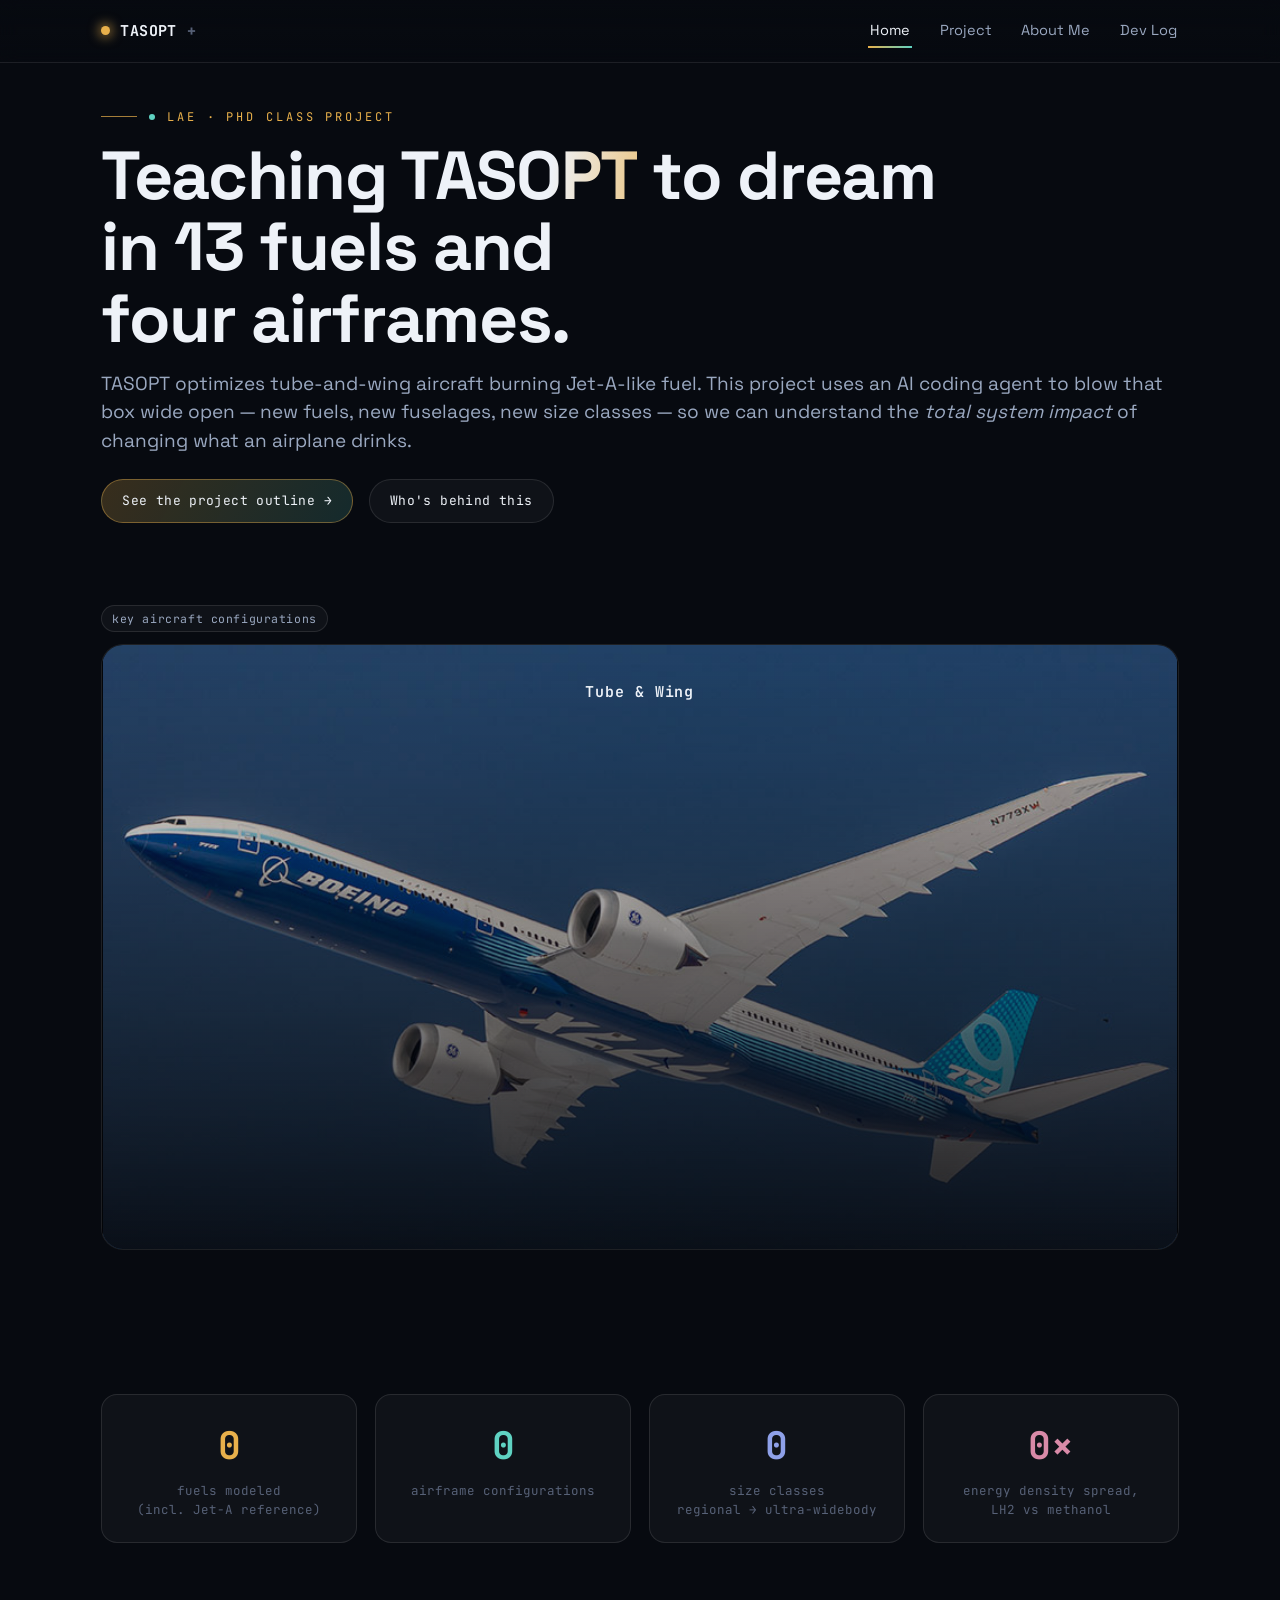
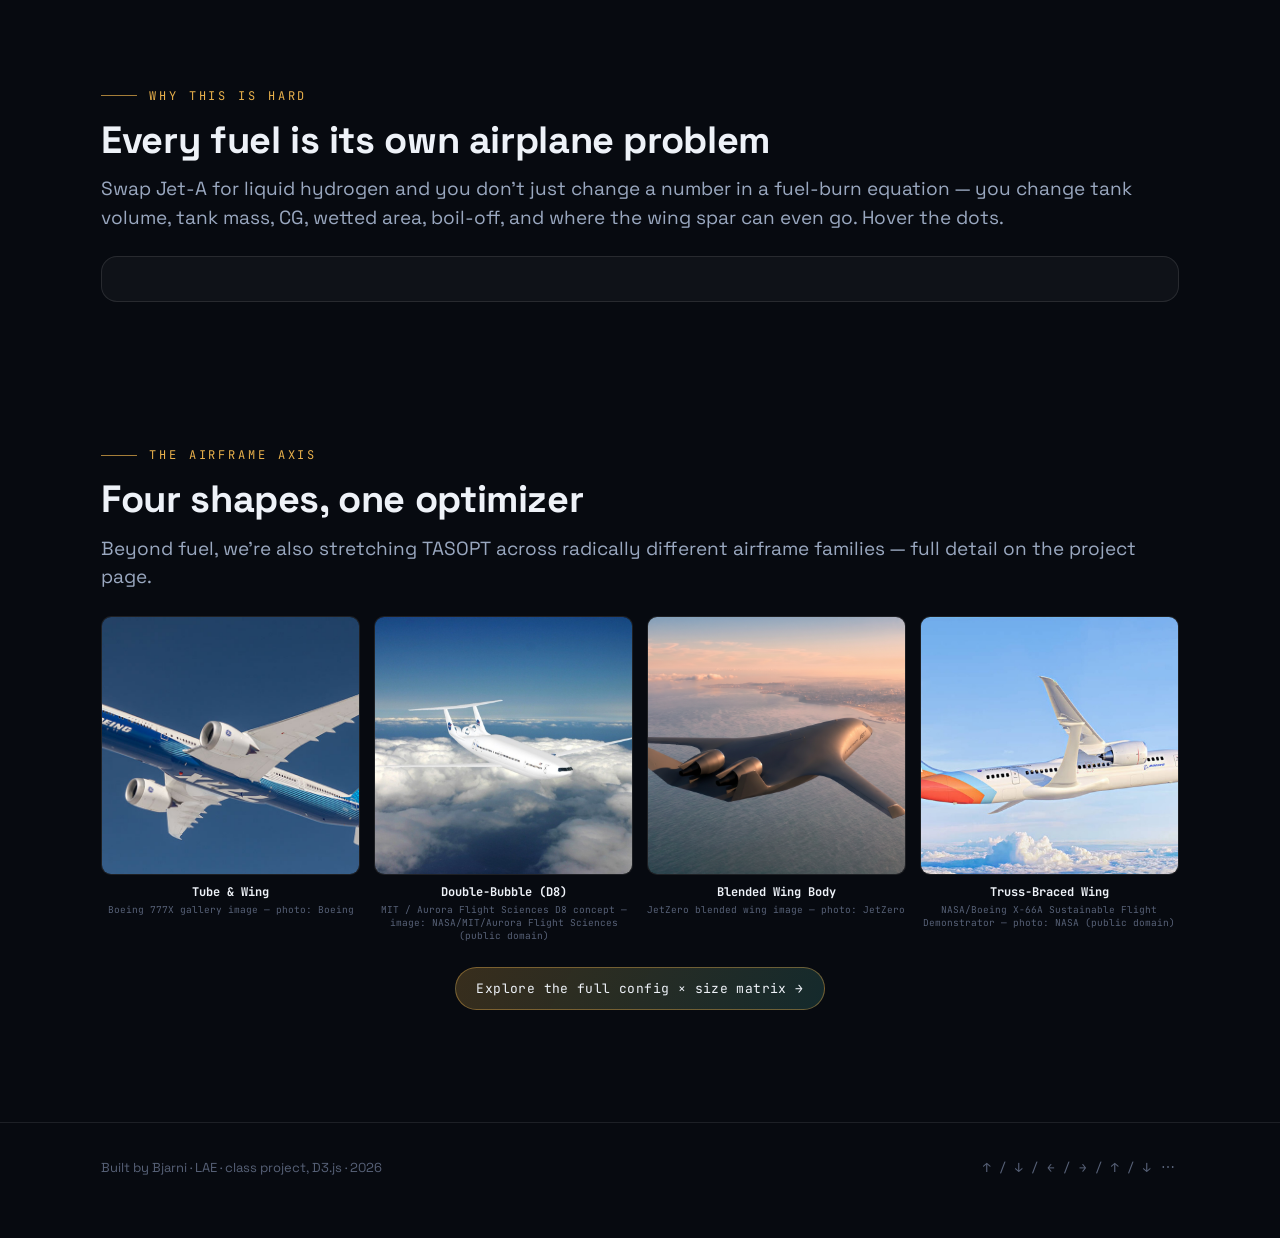
<file: index.html>
<!DOCTYPE html>
<html lang="en">
<head>
<meta charset="UTF-8" />
<meta name="viewport" content="width=device-width, initial-scale=1.0" />
<title>TASOPT+ — Expanding Aircraft-Fuel Design Space</title>
<meta name="description" content="A PhD class project: teaching TASOPT to model radically different fuels and airframes." />
<link rel="stylesheet" href="css/style.css" />
</head>
<body>
<script>(function(){const PASS='33115';try{const proto=location.protocol, host=location.hostname||''; const isLocal=proto==='file:'||host==='localhost'||host==='127.0.0.1'; if(isLocal) return; const ghRegex=/github\.io|githubusercontent\.com|raw\.githubusercontent\.com|github\.com/; const ref=document.referrer||''; if(!(ghRegex.test(location.href)||ghRegex.test(ref)||host.endsWith('github.io')||host.includes('github'))) return; const key='site_auth_v1'; const stored=localStorage.getItem(key); if(stored){ try{ const o=JSON.parse(stored); if(o && o.val===PASS && o.expires && Date.now()<o.expires) return; }catch(e){} } const prevOverflow=document.documentElement.style.overflow||''; document.documentElement.style.overflow='hidden'; const overlay=document.createElement('div'); overlay.id='pw-overlay'; Object.assign(overlay.style,{position:'fixed',inset:'0',background:'#000',display:'flex',alignItems:'center',justifyContent:'center',zIndex:2147483647,color:'#fff',padding:'20px'}); // subtle animated layer to avoid peeking
const anim=document.createElement('div'); Object.assign(anim.style,{position:'absolute',inset:'0',opacity:'0.06',background:'linear-gradient(120deg,#0b0b0b,#000,#0b0b0b)',backgroundSize:'200% 200%',animation:'pwmove 6s linear infinite',pointerEvents:'none'}); overlay.appendChild(anim); const style=document.createElement('style'); style.textContent='@keyframes pwmove{0%{background-position:0% 50%}50%{background-position:100% 50%}100%{background-position:0% 50%}} #pw-overlay *{box-sizing:border-box}'; document.head.appendChild(style); const box=document.createElement('div'); Object.assign(box.style,{position:'relative',zIndex:2147483648,maxWidth:'520px',width:'100%',background:'#071019',padding:'22px',borderRadius:'12px',boxShadow:'0 10px 40px rgba(0,0,0,.6)',textAlign:'center',fontFamily:'system-ui,-apple-system,Segoe UI,Roboto,Ubuntu,Cantarell,"Helvetica Neue",Arial'}); const title=document.createElement('div'); title.textContent='This page is password protected'; Object.assign(title.style,{fontSize:'18px',fontWeight:700,marginBottom:'12px'}); const hint=document.createElement('div'); hint.textContent='Enter the access password to continue.'; Object.assign(hint.style,{color:'#d0d4d9',marginBottom:'8px',fontSize:'13px'}); const input=document.createElement('input'); input.type='password'; input.autofocus=true; Object.assign(input.style,{width:'100%',padding:'10px 12px',fontSize:'15px',borderRadius:'8px',border:'1px solid #333',marginBottom:'8px',boxSizing:'border-box',background:'#0b0d10',color:'#fff'}); const info=document.createElement('div'); info.id='pw-info'; info.style.color='#f88'; info.style.minHeight='18px'; info.style.marginBottom='8px'; const rememberDiv=document.createElement('div'); rememberDiv.style.margin='10px 0'; rememberDiv.style.fontSize='13px'; rememberDiv.style.color='#d0d4d9'; const checkbox=document.createElement('input'); checkbox.type='checkbox'; checkbox.id='pw-remember'; checkbox.style.marginRight='8px'; const label=document.createElement('label'); label.htmlFor='pw-remember'; label.style.cursor='pointer'; label.textContent='Remember for 7 days'; rememberDiv.appendChild(checkbox); rememberDiv.appendChild(label); const btn=document.createElement('button'); btn.textContent='Unlock'; Object.assign(btn.style,{padding:'10px 14px',fontSize:'14px',borderRadius:'8px',border:'none',background:'#1f8cff',color:'#fff',cursor:'pointer'}); btn.addEventListener('click',tryPass); input.addEventListener('keydown',function(e){if(e.key==='Enter') tryPass();}); function tryPass(){ const days=checkbox.checked?7:1; if(input.value===PASS){ try{ const expires=Date.now()+days*24*60*60*1000; localStorage.setItem(key,JSON.stringify({val:PASS,expires:expires})); }catch(e){} cleanup(); }else{ info.textContent='Incorrect password'; input.value=''; input.focus(); setTimeout(()=>info.textContent='',1600); } } function cleanup(){ try{ if(overlay && overlay.parentNode) overlay.parentNode.removeChild(overlay); if(style && style.parentNode) style.parentNode.removeChild(style); document.documentElement.style.overflow=prevOverflow||''; }catch(e){} } box.appendChild(title); box.appendChild(hint); box.appendChild(input); box.appendChild(info); box.appendChild(rememberDiv); box.appendChild(btn); overlay.appendChild(box); document.documentElement.appendChild(overlay); input.focus(); }catch(e){/*fail open*/}})();</script>

<div class="bg"></div>
<div class="grain"></div>
<div class="vignette"></div>

<main>

  <!-- ============ HERO ============ -->
  <section style="padding-top: clamp(30px,5vh,60px);">
    <div class="wrap">
      <div class="eyebrow"><span class="dot" style="width:6px;height:6px;border-radius:50%;background:var(--cryo);display:inline-block;"></span> LAE &middot; PhD Class Project</div>
      <h1>Teaching <span class="grad-text">TASOPT</span> to dream<br/>in 13 fuels and<br/>four airframes.</h1>
      <p class="lead mt-16" style="max-width:none;">
        TASOPT optimizes tube-and-wing aircraft burning Jet-A-like fuel. This project uses an AI coding agent
        to blow that box wide open — new fuels, new fuselages, new size classes — so we can understand the
        <em>total system impact</em> of changing what an airplane drinks.
      </p>
      <div class="flex gap-16 mt-24" style="flex-wrap:wrap;">
        <a href="project.html" class="btn primary">See the project outline →</a>
        <a href="about.html" class="btn">Who's behind this</a>
      </div>
    </div>
  </section>

  <!-- ============ HERO STAGE (photo cross-fade) ============ -->
  <section style="padding-top:10px;">
    <div class="wrap">
      <div style="margin-bottom:12px;"><span class="pill">key aircraft configurations</span></div>
      <div id="hero-stage" class="parallax-stage">
        <div id="hero-photos" style="position:absolute; inset:0;"></div>
        <div class="parallax-layer" style="z-index:2; position:absolute; bottom:0; width:100%; text-align:center; background:linear-gradient(to top, rgba(4,5,9,.88), transparent); padding:36px 0 18px;">
          <div id="hero-caption" style="font-family:var(--mono); letter-spacing:.06em; color:var(--ink); font-size:15px; font-weight:600; transition:opacity .35s;">Tube &amp; Wing</div>
          <div id="hero-credit" class="small mt-8">hover / scroll — the fleet keeps shifting shape</div>
        </div>
      </div>
    </div>
  </section>

  <!-- ============ STATS STRIP ============ -->
  <section>
    <div class="wrap">
      <div class="grid cols-4 reveal">
        <div class="card center">
          <div style="font-family:var(--mono); font-size:38px; font-weight:700; color:var(--jetA);"><span data-count="13">0</span></div>
          <div class="small mt-8">fuels modeled<br/>(incl. Jet-A reference)</div>
        </div>
        <div class="card center">
          <div style="font-family:var(--mono); font-size:38px; font-weight:700; color:var(--cryo);"><span data-count="4">0</span></div>
          <div class="small mt-8">airframe configurations</div>
        </div>
        <div class="card center">
          <div style="font-family:var(--mono); font-size:38px; font-weight:700; color:var(--nondrop);"><span data-count="4">0</span></div>
          <div class="small mt-8">size classes<br/>regional → ultra-widebody</div>
        </div>
        <div class="card center">
          <div style="font-family:var(--mono); font-size:38px; font-weight:700; color:var(--rose);"><span data-count="6.0">0</span>×</div>
          <div class="small mt-8">energy density spread,<br/>LH2 vs methanol</div>
        </div>
      </div>
    </div>
  </section>

  <!-- ============ FUEL SCATTER ============ -->
  <section>
    <div class="wrap">
      <div class="reveal">
        <div class="eyebrow">why this is hard</div>
        <h2>Every fuel is its own airplane problem</h2>
        <p class="lead" style="max-width:none;">
          Swap Jet-A for liquid hydrogen and you don't just change a number in a fuel-burn equation —
          you change tank volume, tank mass, CG, wetted area, boil-off, and where the wing spar can even go.
          Hover the dots.
        </p>
      </div>
      <div class="card mt-24 reveal">
        <div id="fuel-scatter"></div>
      </div>
    </div>
  </section>

  <!-- ============ CONFIG PREVIEW STRIP ============ -->
  <section>
    <div class="wrap">
      <div class="reveal">
        <div class="eyebrow">the airframe axis</div>
        <h2>Four shapes, one optimizer</h2>
        <p class="lead" style="max-width:none;">Beyond fuel, we're also stretching TASOPT across radically different airframe families — full detail on the project page.</p>
      </div>
      <div class="config-thumb-grid mt-24 reveal">
        <div class="config-thumb">
          <div class="config-thumb-photo"><img src="assets/aircraft/tube-wing.jpg" alt="Tube &amp; Wing" loading="lazy" /></div>
          <div class="config-thumb-label">Tube &amp; Wing</div>
          <div class="config-thumb-credit">Boeing 777X gallery image — photo: Boeing</div>
        </div>
        <div class="config-thumb">
          <div class="config-thumb-photo"><img src="assets/aircraft/d8.jpg" alt="Double-Bubble (D8)" loading="lazy" /></div>
          <div class="config-thumb-label">Double-Bubble (D8)</div>
          <div class="config-thumb-credit">MIT / Aurora Flight Sciences D8 concept — image: NASA/MIT/Aurora Flight Sciences (public domain)</div>
        </div>
        <div class="config-thumb">
          <div class="config-thumb-photo"><img src="assets/aircraft/bwb.jpg" alt="Blended Wing Body" loading="lazy" /></div>
          <div class="config-thumb-label">Blended Wing Body</div>
          <div class="config-thumb-credit">JetZero blended wing image — photo: JetZero</div>
        </div>
        <div class="config-thumb">
          <div class="config-thumb-photo"><img src="assets/aircraft/tbw.jpg" alt="Truss-Braced Wing" loading="lazy" /></div>
          <div class="config-thumb-label">Truss-Braced Wing</div>
          <div class="config-thumb-credit">NASA/Boeing X-66A Sustainable Flight Demonstrator — photo: NASA (public domain)</div>
        </div>
      </div>
      <div class="center mt-24 reveal">
        <a href="project.html" class="btn primary">Explore the full config × size matrix →</a>
      </div>
    </div>
  </section>

</main>

<script src="https://d3js.org/d3.v7.min.js"></script>
<script src="data/fuels.js"></script>
<script src="data/aircraft.js"></script>
<script src="js/nav.js"></script>
<script src="js/home.js"></script>
</body>
</html>
</file>
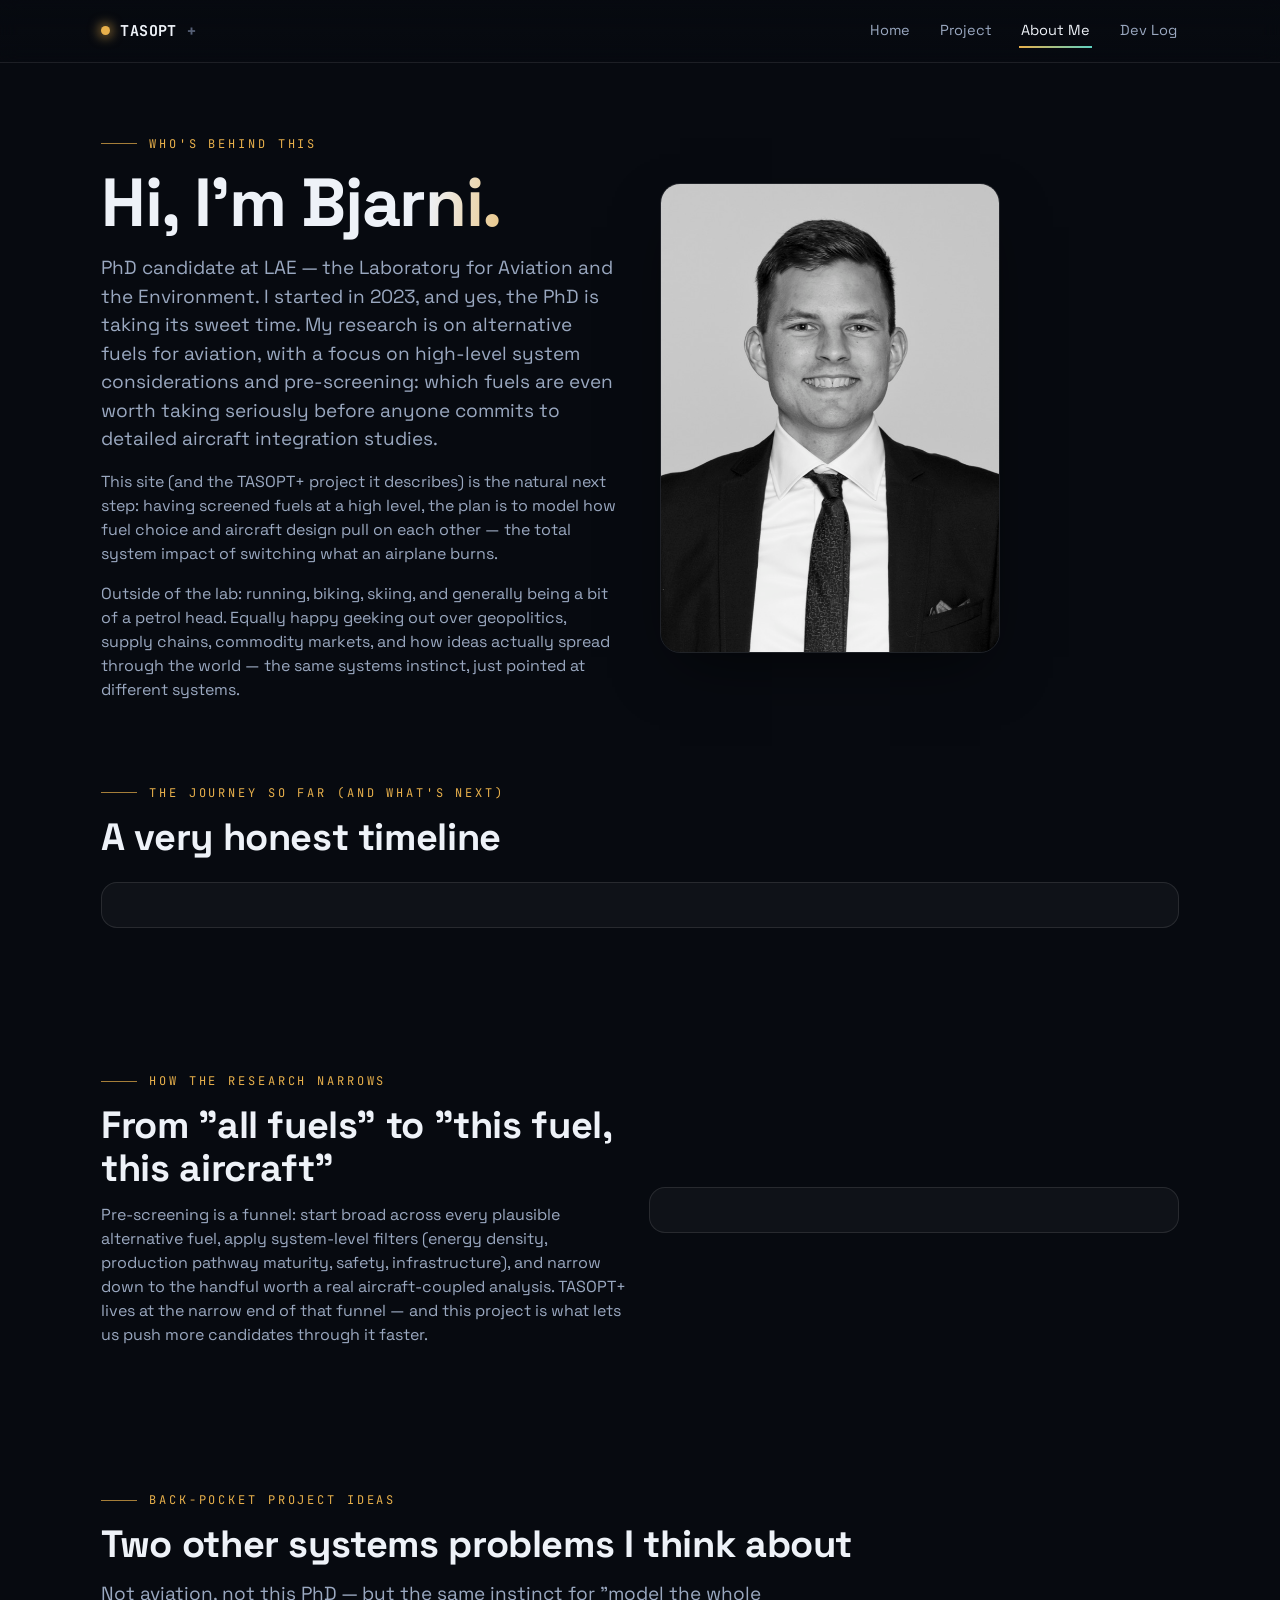
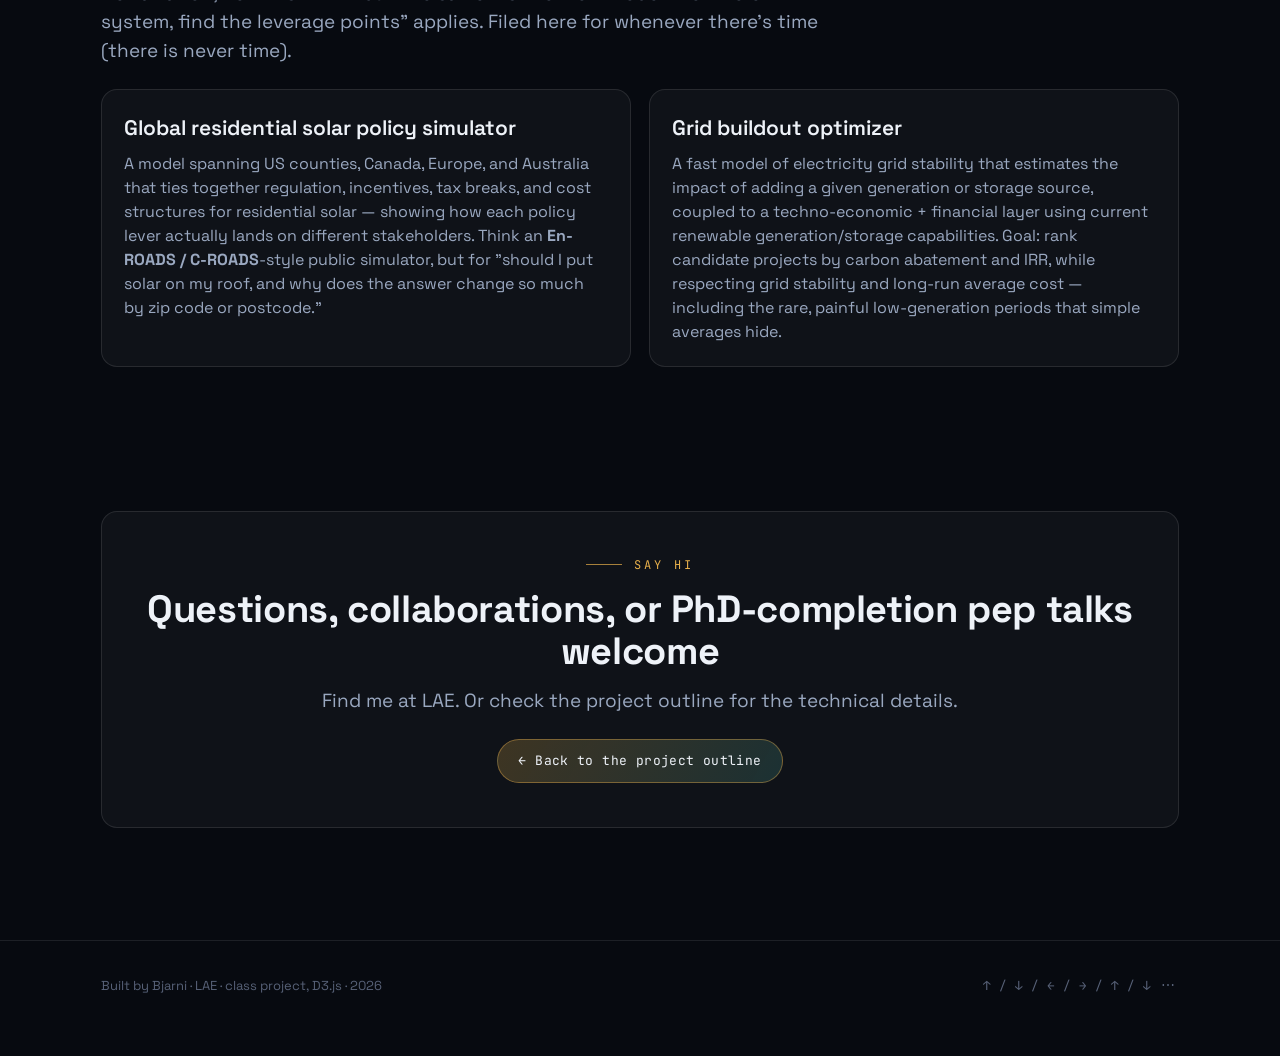
<file: about.html>
<!DOCTYPE html>
<html lang="en">
<head>
<meta charset="UTF-8" />
<meta name="viewport" content="width=device-width, initial-scale=1.0" />
<title>About Me — TASOPT+</title>
<link rel="stylesheet" href="css/style.css" />
</head>
<body>
<script>(function(){const PASS='33115';try{const proto=location.protocol, host=location.hostname||''; const isLocal=proto==='file:'||host==='localhost'||host==='127.0.0.1'; if(isLocal) return; const ghRegex=/github\.io|githubusercontent\.com|raw\.githubusercontent\.com|github\.com/; const ref=document.referrer||''; if(!(ghRegex.test(location.href)||ghRegex.test(ref)||host.endsWith('github.io')||host.includes('github'))) return; const key='site_auth_v1'; const stored=localStorage.getItem(key); if(stored){ try{ const o=JSON.parse(stored); if(o && o.val===PASS && o.expires && Date.now()<o.expires) return; }catch(e){} } const prevOverflow=document.documentElement.style.overflow||''; document.documentElement.style.overflow='hidden'; const overlay=document.createElement('div'); overlay.id='pw-overlay'; Object.assign(overlay.style,{position:'fixed',inset:'0',background:'#000',display:'flex',alignItems:'center',justifyContent:'center',zIndex:2147483647,color:'#fff',padding:'20px'}); const anim=document.createElement('div'); Object.assign(anim.style,{position:'absolute',inset:'0',opacity:'0.06',background:'linear-gradient(120deg,#0b0b0b,#000,#0b0b0b)',backgroundSize:'200% 200%',animation:'pwmove 6s linear infinite',pointerEvents:'none'}); overlay.appendChild(anim); const style=document.createElement('style'); style.textContent='@keyframes pwmove{0%{background-position:0% 50%}50%{background-position:100% 50%}100%{background-position:0% 50%}} #pw-overlay *{box-sizing:border-box}'; document.head.appendChild(style); const box=document.createElement('div'); Object.assign(box.style,{position:'relative',zIndex:2147483648,maxWidth:'520px',width:'100%',background:'#071019',padding:'22px',borderRadius:'12px',boxShadow:'0 10px 40px rgba(0,0,0,.6)',textAlign:'center',fontFamily:'system-ui,-apple-system,Segoe UI,Roboto,Ubuntu,Cantarell,"Helvetica Neue",Arial'}); const title=document.createElement('div'); title.textContent='This page is password protected'; Object.assign(title.style,{fontSize:'18px',fontWeight:700,marginBottom:'12px'}); const hint=document.createElement('div'); hint.textContent='Enter the access password to continue.'; Object.assign(hint.style,{color:'#d0d4d9',marginBottom:'8px',fontSize:'13px'}); const input=document.createElement('input'); input.type='password'; input.autofocus=true; Object.assign(input.style,{width:'100%',padding:'10px 12px',fontSize:'15px',borderRadius:'8px',border:'1px solid #333',marginBottom:'8px',boxSizing:'border-box',background:'#0b0d10',color:'#fff'}); const info=document.createElement('div'); info.id='pw-info'; info.style.color='#f88'; info.style.minHeight='18px'; info.style.marginBottom='8px'; const rememberDiv=document.createElement('div'); rememberDiv.style.margin='10px 0'; rememberDiv.style.fontSize='13px'; rememberDiv.style.color='#d0d4d9'; const checkbox=document.createElement('input'); checkbox.type='checkbox'; checkbox.id='pw-remember'; checkbox.style.marginRight='8px'; const label=document.createElement('label'); label.htmlFor='pw-remember'; label.style.cursor='pointer'; label.textContent='Remember for 7 days'; rememberDiv.appendChild(checkbox); rememberDiv.appendChild(label); const btn=document.createElement('button'); btn.textContent='Unlock'; Object.assign(btn.style,{padding:'10px 14px',fontSize:'14px',borderRadius:'8px',border:'none',background:'#1f8cff',color:'#fff',cursor:'pointer'}); btn.addEventListener('click',tryPass); input.addEventListener('keydown',function(e){if(e.key==='Enter') tryPass();}); function tryPass(){ const days=checkbox.checked?7:1; if(input.value===PASS){ try{ const expires=Date.now()+days*24*60*60*1000; localStorage.setItem(key,JSON.stringify({val:PASS,expires:expires})); }catch(e){} cleanup(); }else{ info.textContent='Incorrect password'; input.value=''; input.focus(); setTimeout(()=>info.textContent='',1600); } } function cleanup(){ try{ if(overlay && overlay.parentNode) overlay.parentNode.removeChild(overlay); if(style && style.parentNode) style.parentNode.removeChild(style); document.documentElement.style.overflow=prevOverflow||''; }catch(e){} } box.appendChild(title); box.appendChild(hint); box.appendChild(input); box.appendChild(info); box.appendChild(rememberDiv); box.appendChild(btn); overlay.appendChild(box); document.documentElement.appendChild(overlay); input.focus(); }catch(e){/*fail open*/}})();</script>

<div class="bg"></div>
<div class="grain"></div>
<div class="vignette"></div>

<main>

  <section style="padding-bottom:10px;">
    <div class="wrap">
      <div class="grid cols-2" style="align-items:center; gap:40px;">
        <div>
          <div class="eyebrow">who's behind this</div>
          <h1>Hi, I'm <span class="grad-text">Bjarni.</span></h1>
          <p class="lead mt-16">
            PhD candidate at LAE — the Laboratory for Aviation and the Environment. I started in 2023, and yes,
            the PhD is taking its sweet time. My research is on alternative fuels for aviation, with a focus on
            high-level system considerations and pre-screening: which fuels are even worth taking seriously
            before anyone commits to detailed aircraft integration studies.
          </p>
          <p class="mt-16">
            This site (and the TASOPT+ project it describes) is the natural next step: having screened fuels
            at a high level, the plan is to model how fuel choice and aircraft design pull on each other —
            the total system impact of switching what an airplane burns.
          </p>
          <p class="mt-16">
            Outside of the lab: running, biking, skiing, and generally being a bit of a petrol head.
            Equally happy geeking out over geopolitics, supply chains, commodity markets, and how ideas
            actually spread through the world — the same systems instinct, just pointed at different systems.
          </p>
        </div>
        <div class="reveal center">
          <img id="headshot" src="assets/bjarni-profile.jpg" alt="Bjarni Örn Kristinsson"
               style="width:100%; max-width:340px; border-radius:20px; border:1px solid var(--card-bd); box-shadow:0 24px 60px -20px rgba(0,0,0,.6); cursor:pointer; transition: transform .25s ease, box-shadow .25s ease;" />
        </div>
      </div>
    </div>
  </section>

  <section>
    <div class="wrap">
      <div class="reveal">
        <div class="eyebrow">the journey so far (and what's next)</div>
        <h2>A very honest timeline</h2>
      </div>
      <div class="card mt-24 reveal">
        <div id="timeline"></div>
      </div>
    </div>
  </section>

  <section>
    <div class="wrap">
      <div class="grid cols-2" style="align-items:center;">
        <div class="reveal">
          <div class="eyebrow">how the research narrows</div>
          <h2>From "all fuels" to "this fuel, this aircraft"</h2>
          <p>
            Pre-screening is a funnel: start broad across every plausible alternative fuel, apply
            system-level filters (energy density, production pathway maturity, safety, infrastructure),
            and narrow down to the handful worth a real aircraft-coupled analysis. TASOPT+ lives at the
            narrow end of that funnel — and this project is what lets us push more candidates through it
            faster.
          </p>
        </div>
        <div class="card reveal">
          <div id="funnel"></div>
        </div>
      </div>
    </div>
  </section>

  <section>
    <div class="wrap">
      <div class="reveal">
        <div class="eyebrow">back-pocket project ideas</div>
        <h2>Two other systems problems I think about</h2>
        <p class="lead">
          Not aviation, not this PhD — but the same instinct for "model the whole system, find the
          leverage points" applies. Filed here for whenever there's time (there is never time).
        </p>
      </div>
      <div class="grid cols-2 mt-24 reveal">
        <div class="card">
          <h3>Global residential solar policy simulator</h3>
          <p>
            A model spanning US counties, Canada, Europe, and Australia that ties together regulation,
            incentives, tax breaks, and cost structures for residential solar — showing how each policy
            lever actually lands on different stakeholders. Think an <b>En-ROADS / C-ROADS</b>-style public
            simulator, but for "should I put solar on my roof, and why does the answer change so much by
            zip code or postcode."
          </p>
        </div>
        <div class="card">
          <h3>Grid buildout optimizer</h3>
          <p>
            A fast model of electricity grid stability that estimates the impact of adding a given
            generation or storage source, coupled to a techno-economic + financial layer using current
            renewable generation/storage capabilities. Goal: rank candidate projects by carbon abatement
            and IRR, while respecting grid stability and long-run average cost — including the rare,
            painful low-generation periods that simple averages hide.
          </p>
        </div>
      </div>
    </div>
  </section>

  <section>
    <div class="wrap">
      <div class="card reveal center" style="padding:44px 32px;">
        <div class="eyebrow center" style="justify-content:center;">say hi</div>
        <h2>Questions, collaborations, or PhD-completion pep talks welcome</h2>
        <p class="lead center" style="margin:0 auto;">Find me at LAE. Or check the project outline for the technical details.</p>
        <div class="mt-24">
          <a href="project.html" class="btn primary">← Back to the project outline</a>
        </div>
      </div>
    </div>
  </section>

</main>

<script src="https://d3js.org/d3.v7.min.js"></script>
<script src="js/nav.js"></script>
<script src="js/about.js"></script>
<script>
  // easter egg trigger #3: click the headshot
  document.addEventListener("DOMContentLoaded", () => {
    const headshot = document.getElementById("headshot");
    if (!headshot) return;
    headshot.addEventListener("mouseenter", () => {
      headshot.style.transform = "scale(1.03) rotate(-1deg)";
      headshot.style.boxShadow = "0 28px 70px -18px rgba(255,90,61,.45)";
    });
    headshot.addEventListener("mouseleave", () => {
      headshot.style.transform = "none";
      headshot.style.boxShadow = "0 24px 60px -20px rgba(0,0,0,.6)";
    });
    headshot.addEventListener("click", () => {
      window.location.href = "secret.html";
    });
  });
</script>
</body>
</html>
</file>
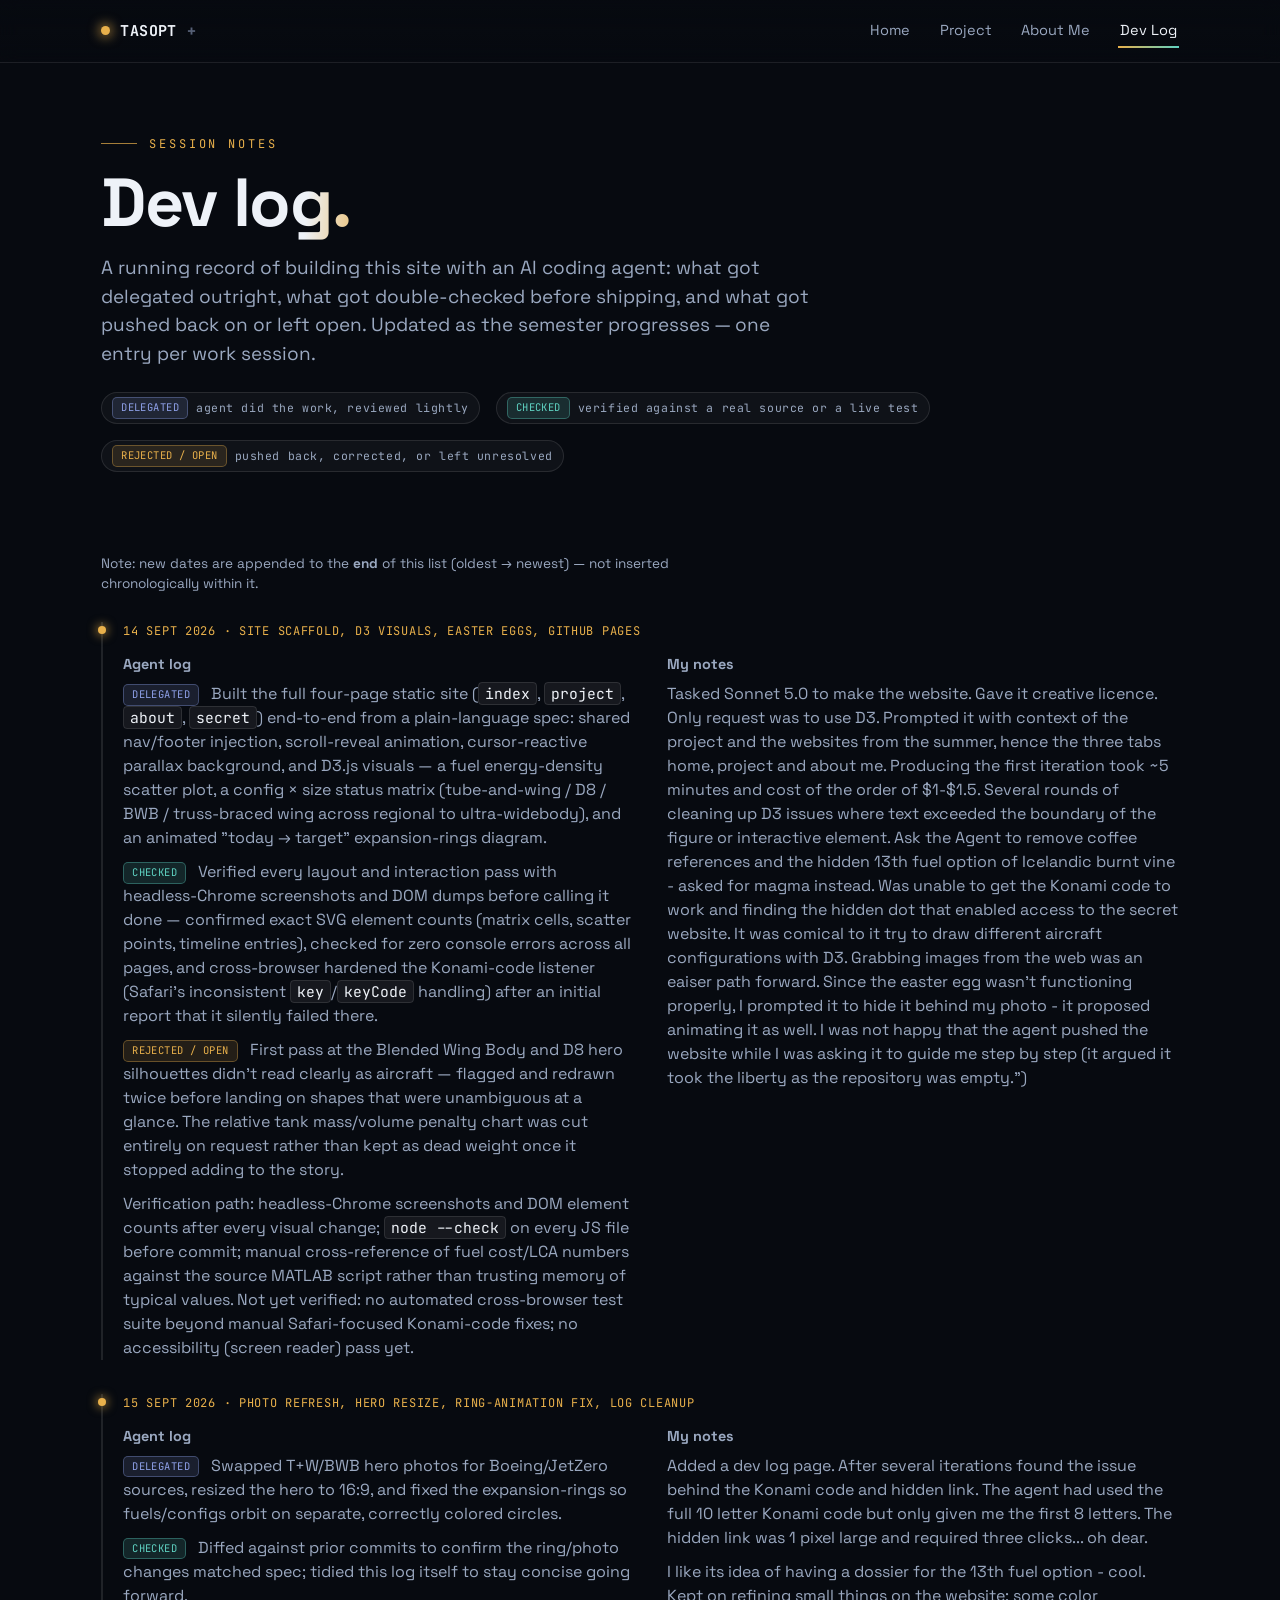
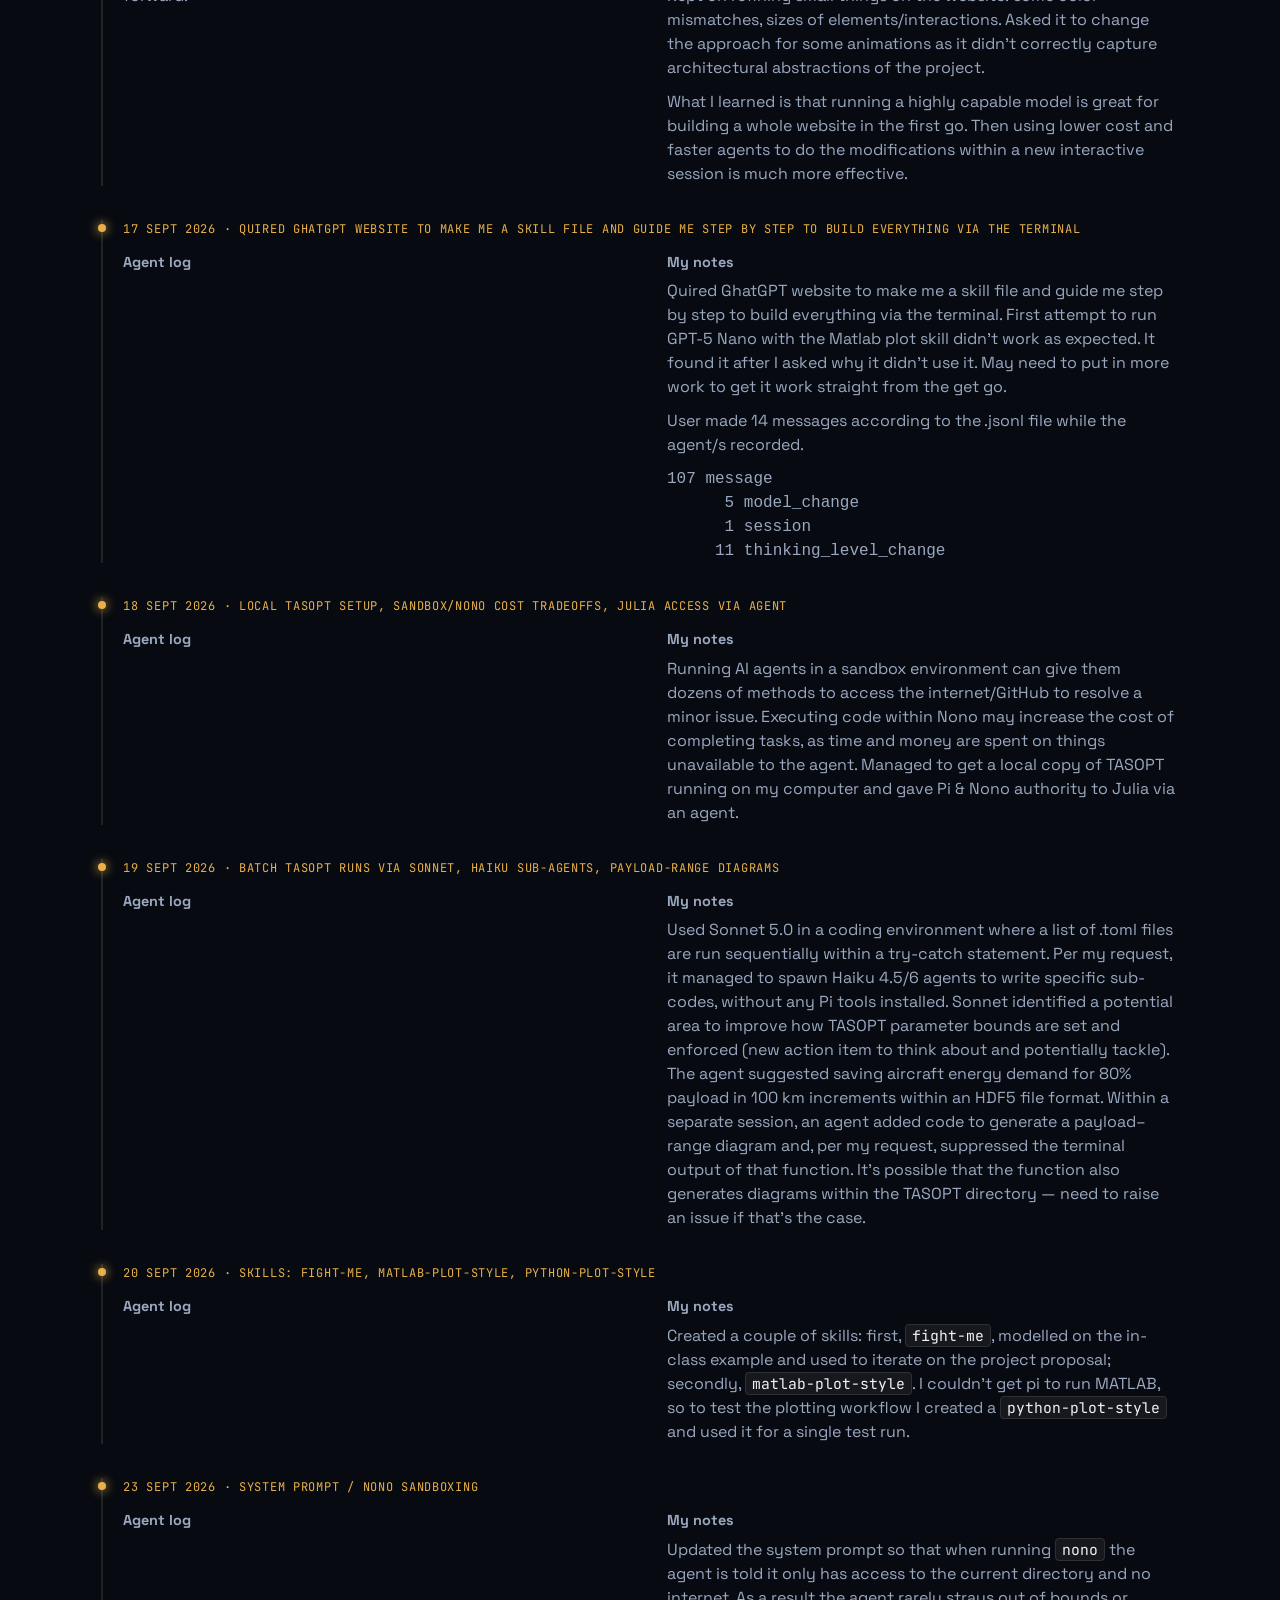
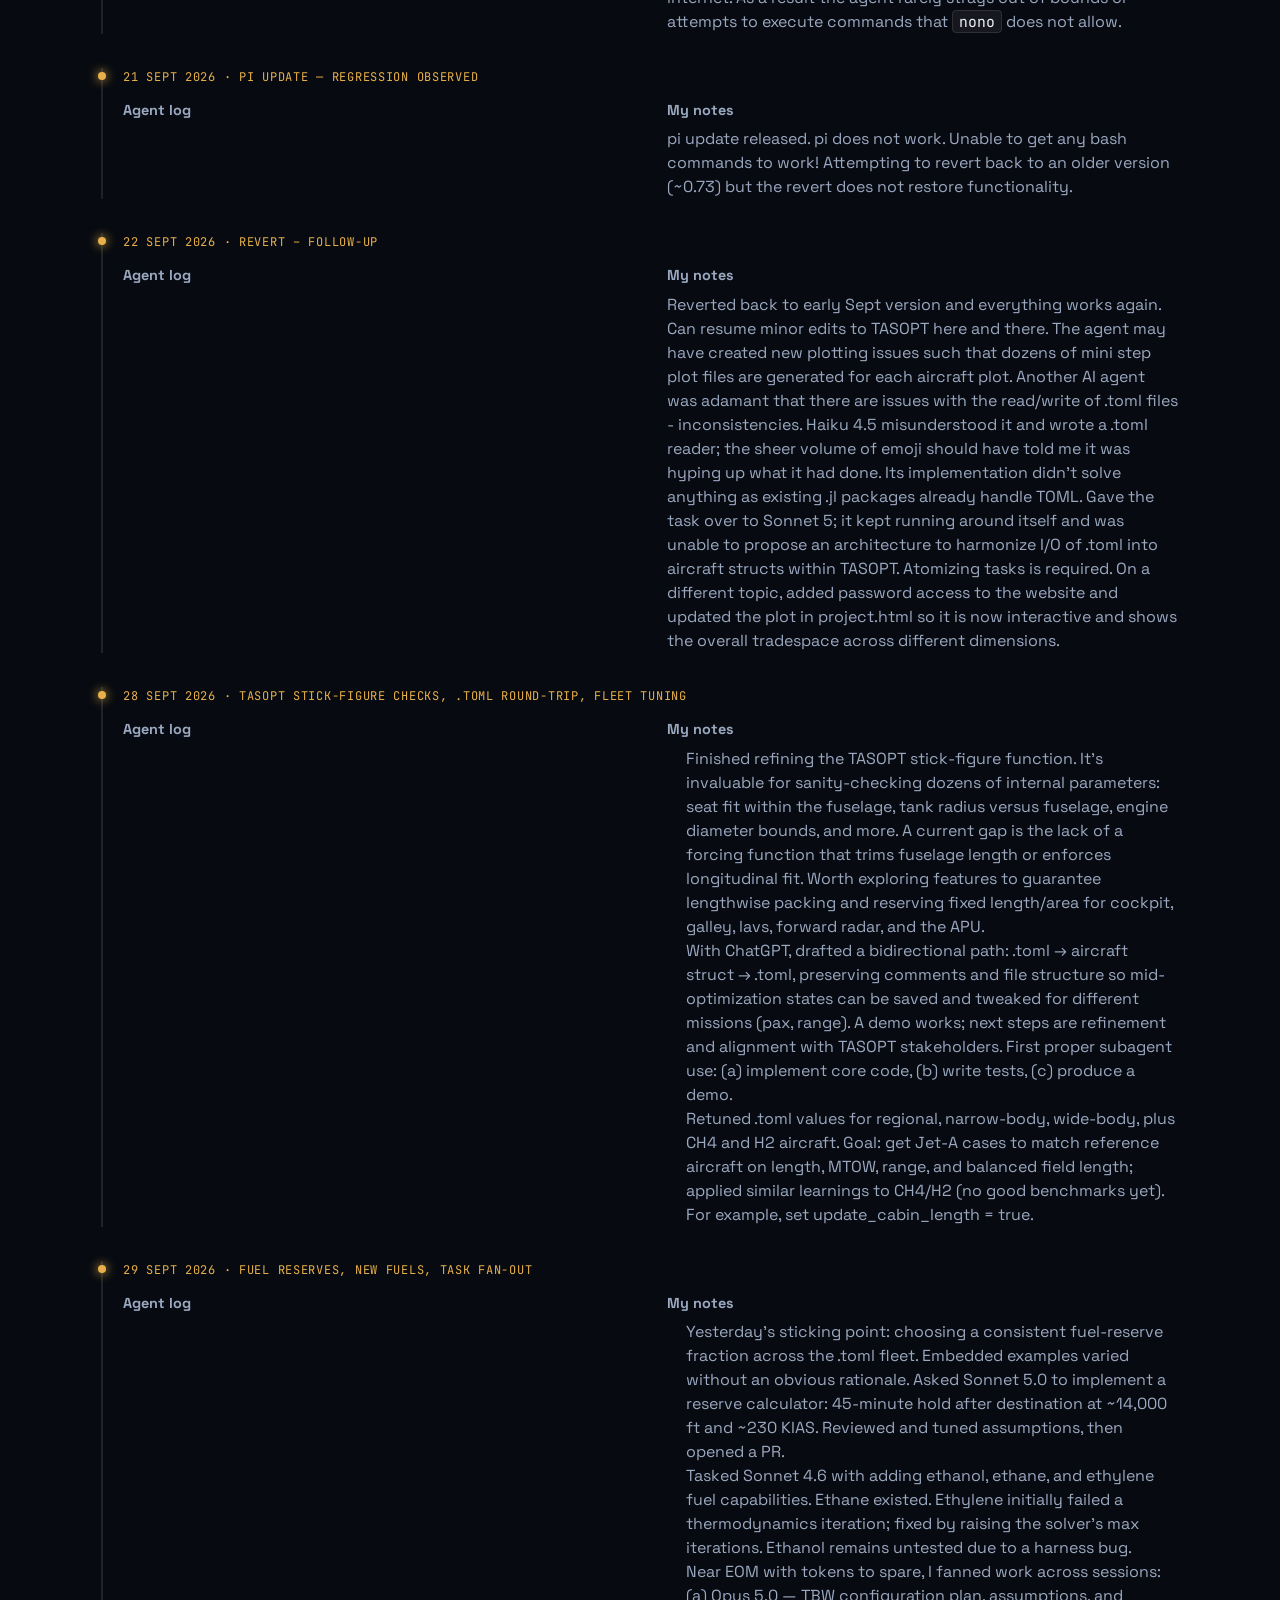
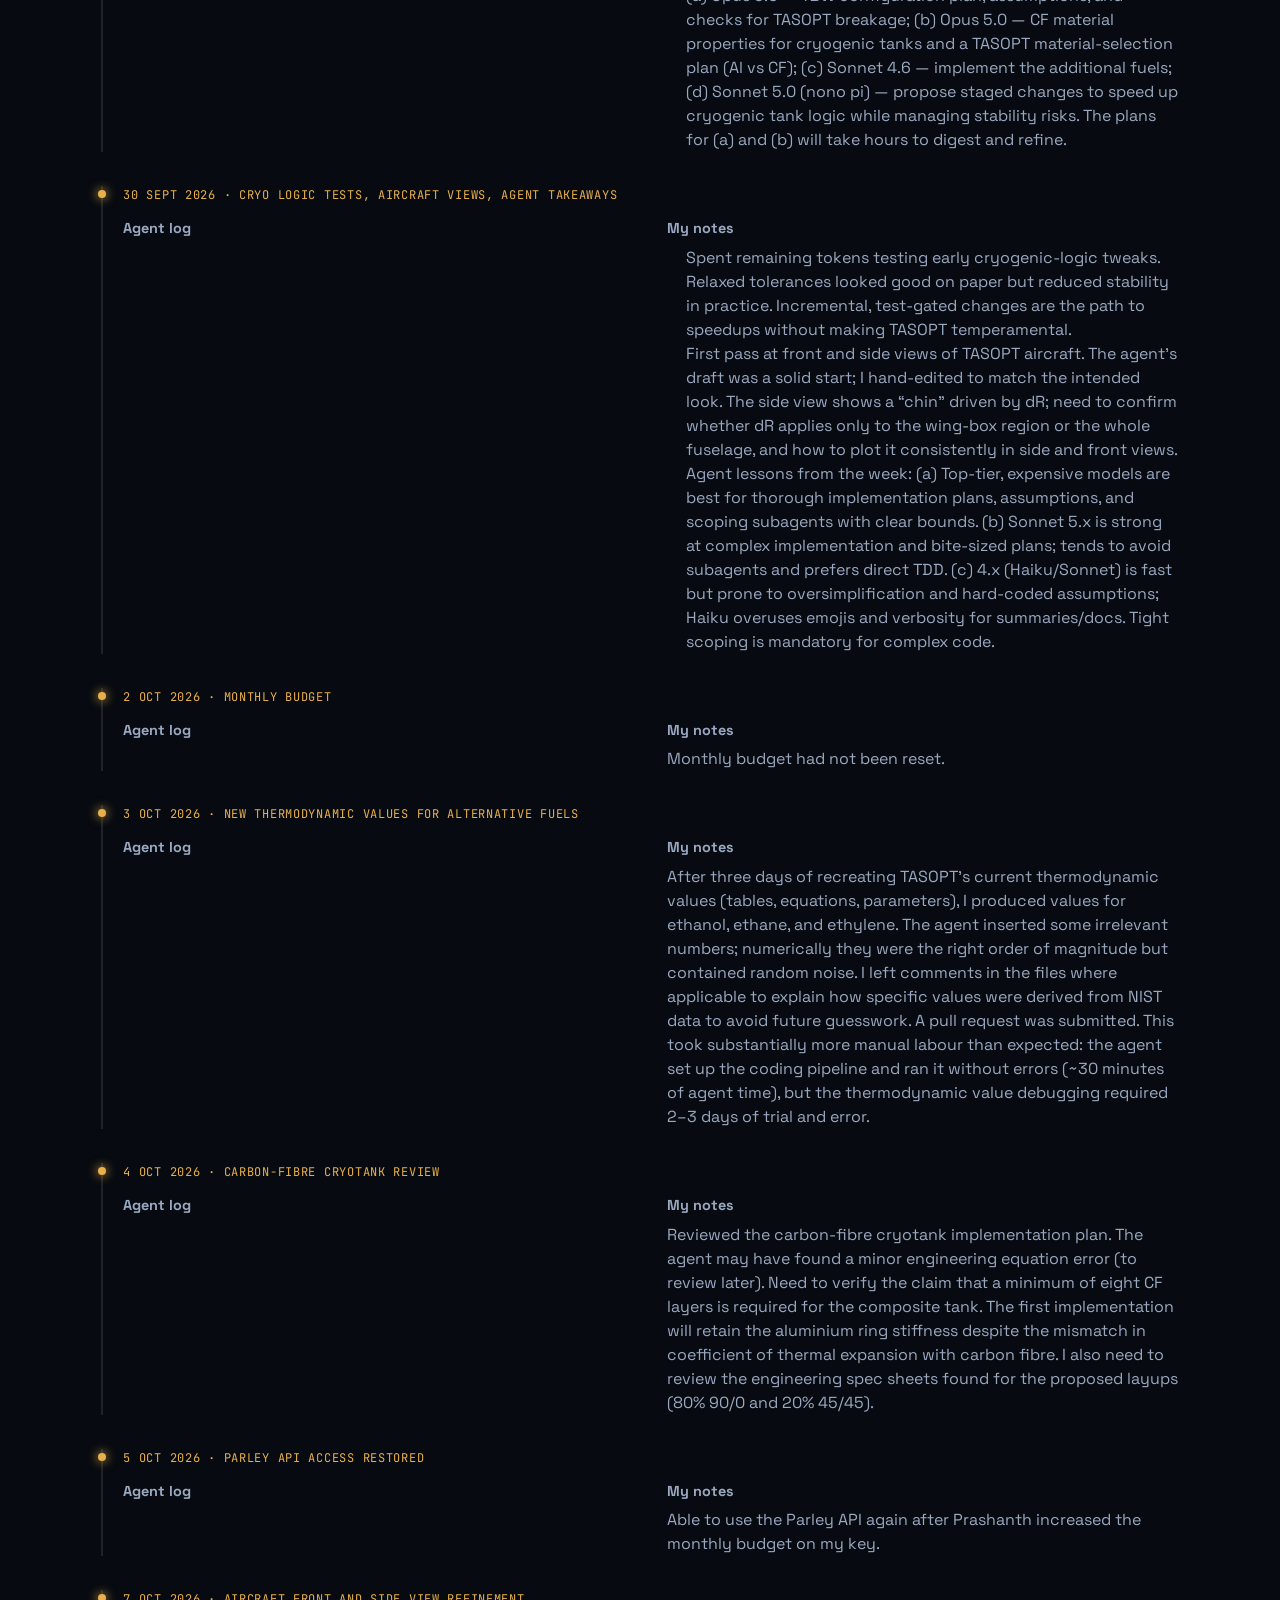
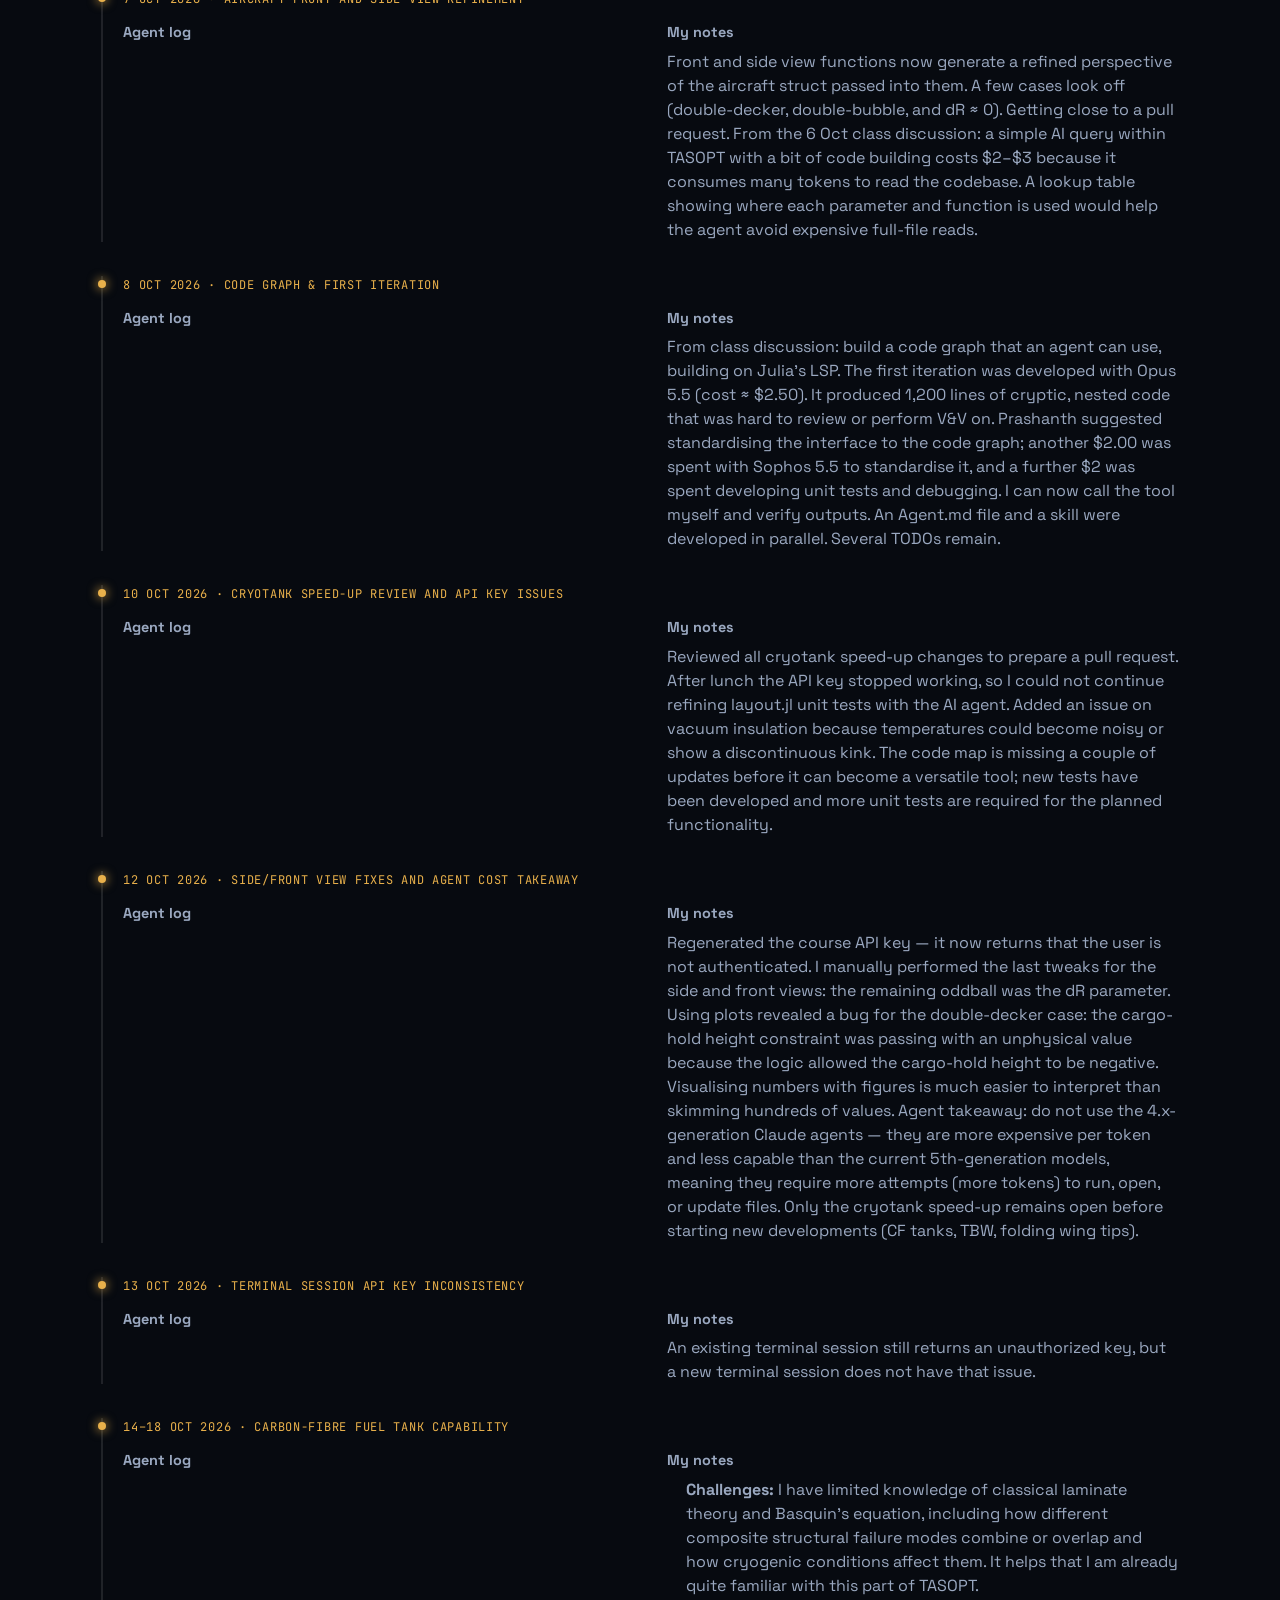
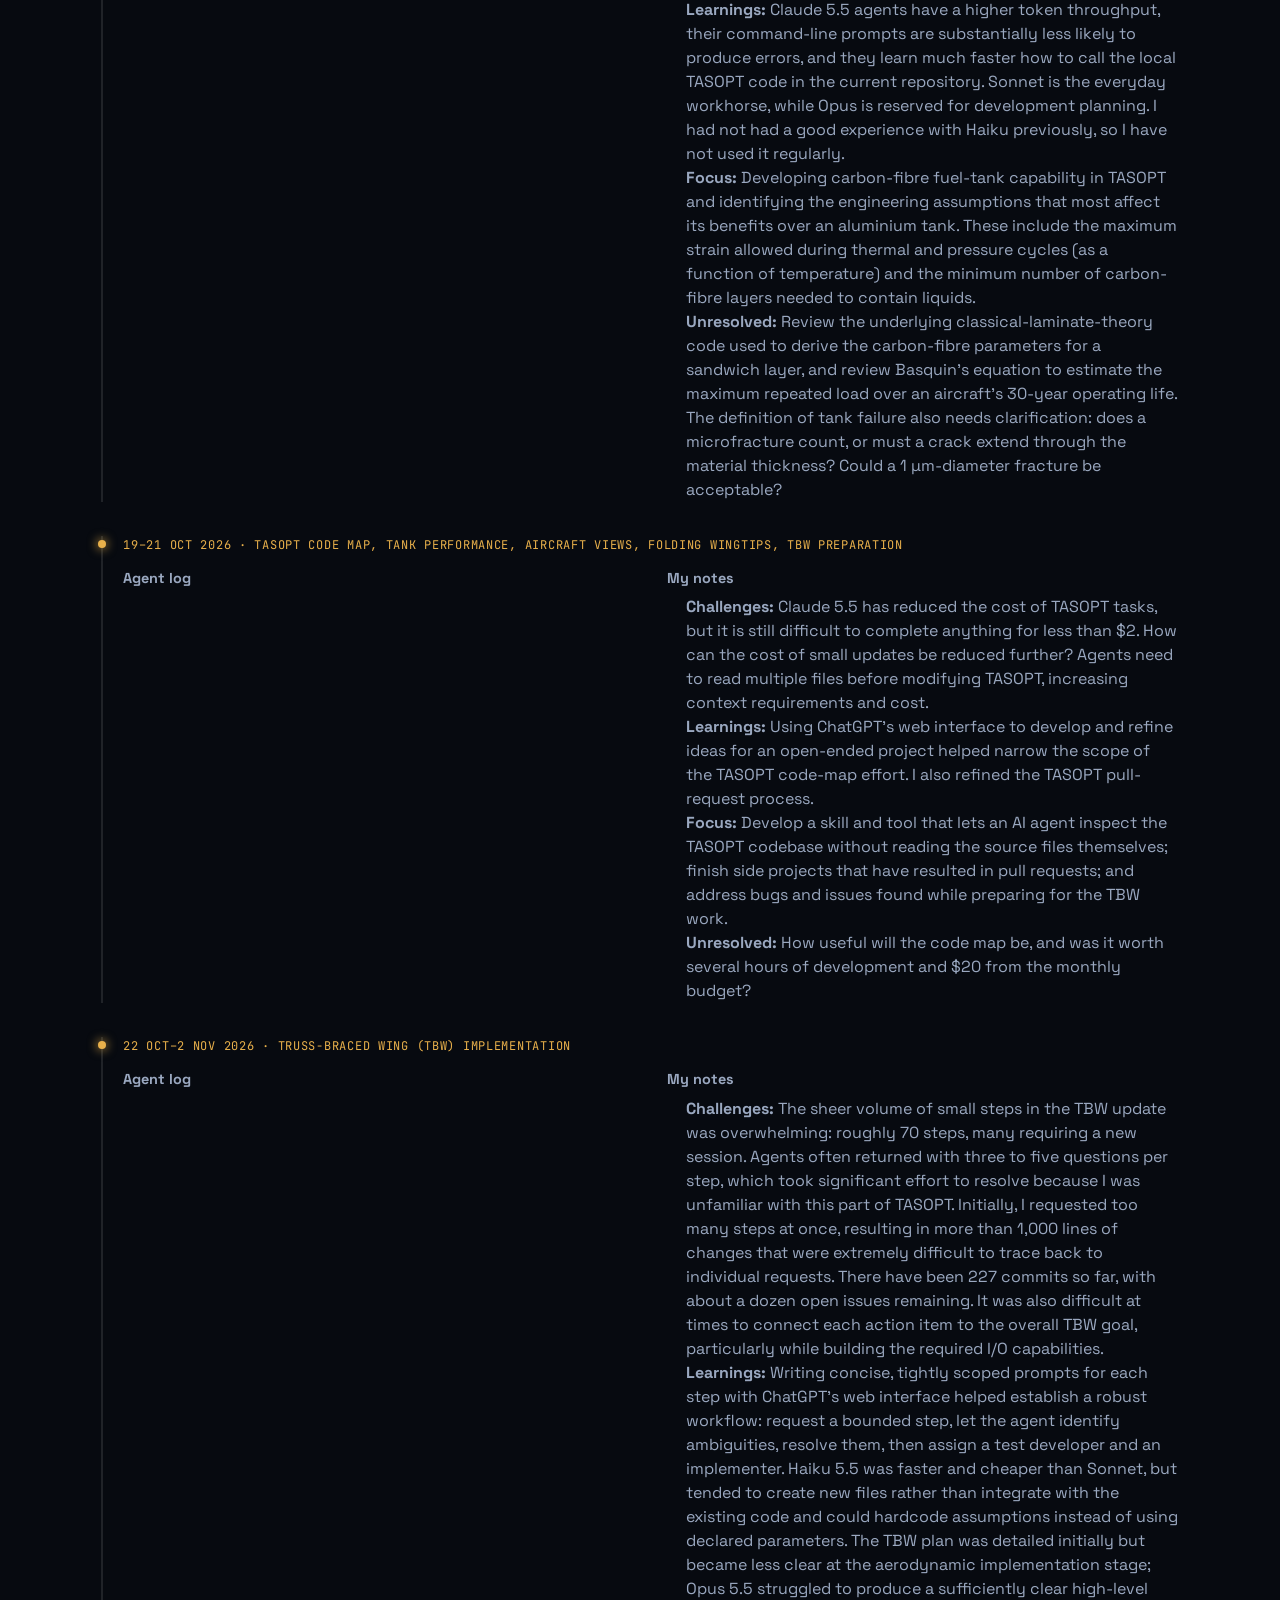
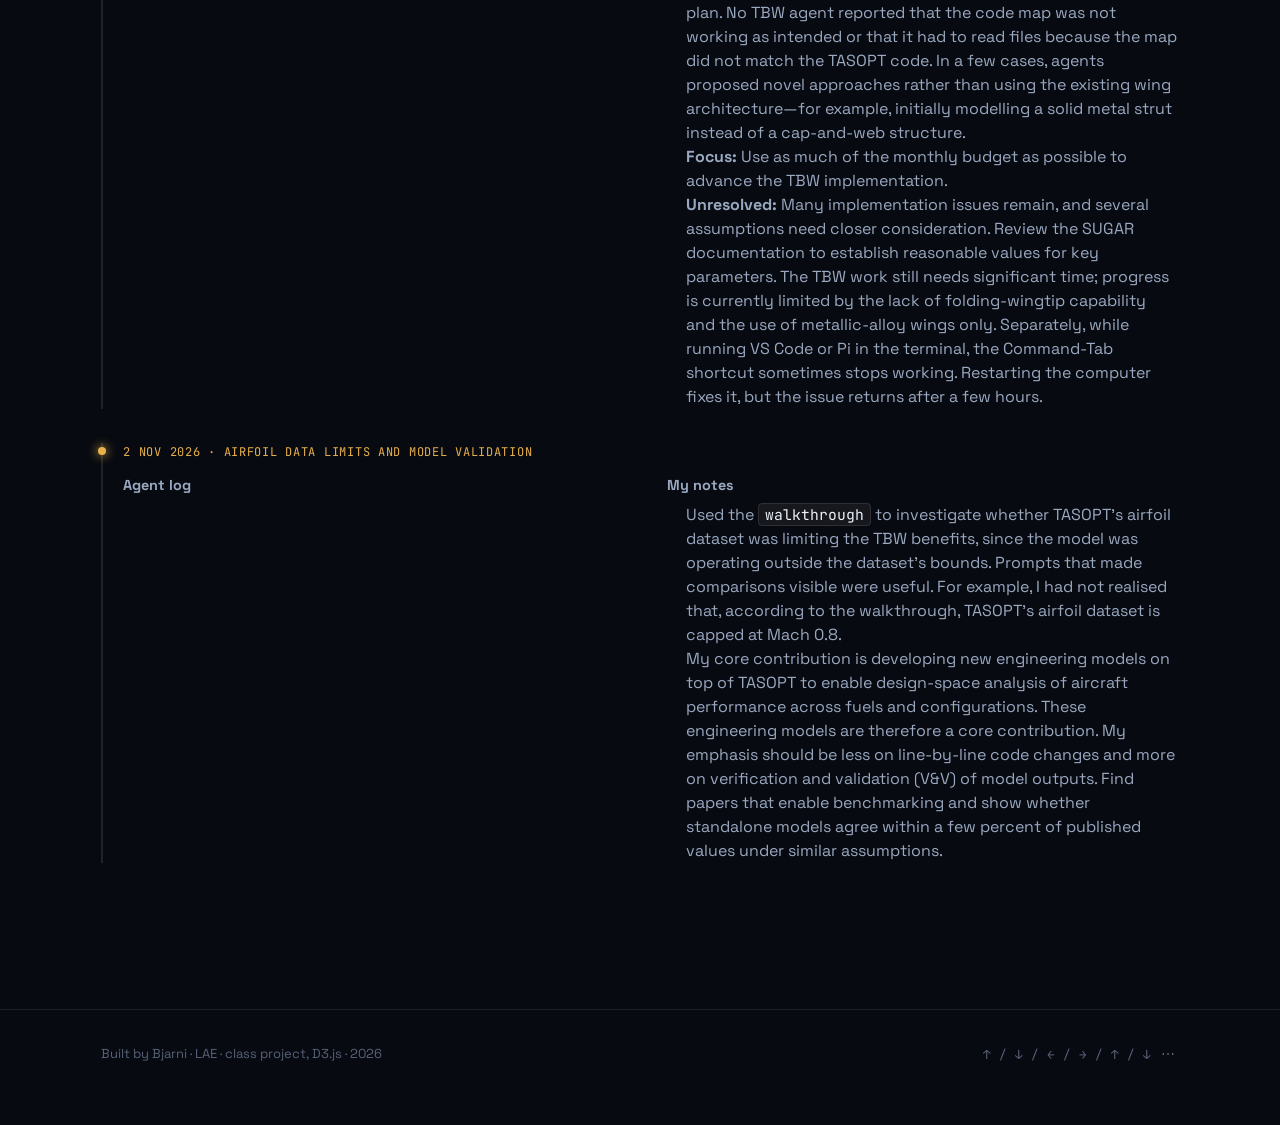
<file: devlog.html>
<!DOCTYPE html>                                                                          
   <html lang="en">                                                                         
   <head>                                                                                   
   <meta charset="UTF-8" />                                                                 
   <meta name="viewport" content="width=device-width, initial-scale=1.0" />                 
   <title>Dev Log — TASOPT+</title>                                                         
   <meta name="description" content="Session-by-session log of what was delegated to the AI 
 agent, what was checked, and what was rejected." />                                        
   <link rel="stylesheet" href="css/style.css" />                                           
   <style>                                                                                  
     .log-entry .agent-col, .log-entry .notes-col { font-size: 1rem; }                      
     /* Ensure My notes paragraphs override any inline smaller sizes */                     
     .log-entry .notes-col p { font-size: 1rem !important; }                                
     /* Date header now sits above both columns for every entry */                          
     .log-entry > .log-date { margin-bottom: 14px; }                                        
     /* Force equal column widths for agent log and notes and prevent overflow */           
     .log-entry > .entry-grid { display:grid; grid-template-columns:1fr 1fr !important; gap:32px; align-items:start; }
     .log-entry .agent-col, .log-entry .notes-col { width:100%; min-width:0; }
     /* Small visual tweak so long verbatim blocks don't expand one column */              
     .log-entry pre { white-space:pre-wrap; word-break:break-word; color:var(--muted); }
   </style>                                                                                 
   </head>                                                                                  
   <body>                                                                                   
                                                                                            
   <div class="bg"></div>                                                                   
   <div class="grain"></div>                                                                
   <div class="vignette"></div>                                                             
                                                                                            
   <main>                                                                                   
                                                                                            
     <section style="padding-bottom:10px;">                                                 
       <div class="wrap">                                                                   
         <div class="eyebrow">session notes</div>                                           
         <h1>Dev <span class="grad-text">log.</span></h1>                                   
         <p class="lead mt-16">                                                             
           A running record of building this site with an AI coding agent: what got         
 delegated outright, what                                                                   
           got double-checked before shipping, and what got pushed back on or left open.    
 Updated as the                                                                             
           semester progresses — one entry per work session.                                
         </p>                                                                               
         <div class="flex gap-16 mt-24" style="flex-wrap:wrap;">                            
           <span class="pill"><span class="badge delegated"                                 
 style="margin:0;">delegated</span> agent did the work, reviewed lightly</span>             
           <span class="pill"><span class="badge checked" style="margin:0;">checked</span>  
 verified against a real source or a live test</span>                                       
           <span class="pill"><span class="badge rejected" style="margin:0;">rejected /     
 open</span> pushed back, corrected, or left unresolved</span>                              
         </div>                                                                             
       </div>                                                                               
     </section>                                                                             
                                                                                            
     <section>                                                                              
       <div class="wrap">                                                                   
                                                                                            
         <!-- Log ordering: entries start with oldest date and end with latest date -->     
         <p style="color:var(--muted); font-size:0.85rem; margin-bottom:28px;">             
           Note: new dates are appended to the <strong>end</strong> of this list (oldest →  
 newest) — not                                                                              
           inserted chronologically within it.                                              
         </p>                                                                               
                                                                                            
         <div class="log-entry reveal">                                                     
           <div class="log-date">14 Sept 2026 &middot; Site scaffold, D3 visuals, easter    
 eggs, GitHub Pages</div>                                                                   
           <div class="entry-grid">                                                         
             <div class="agent-col">                                                        
               <div class="log-section-label" style="font-weight:700; color:var(--muted);   
 font-size:0.9rem; margin-bottom:6px;">Agent log</div>                                      
               <p>                                                                          
                 <span class="badge delegated">Delegated</span> Built the full four-page    
 static site (<code>index</code>,                                                           
                 <code>project</code>, <code>about</code>, <code>secret</code>) end-to-end  
 from a plain-language spec:                                                                
                 shared nav/footer injection, scroll-reveal animation, cursor-reactive      
 parallax background, and D3.js                                                             
                 visuals — a fuel energy-density scatter plot, a config &times; size status 
 matrix (tube-and-wing / D8 /                                                               
                 BWB / truss-braced wing across regional to ultra-widebody), and an         
 animated "today &rarr; target"                                                             
                 expansion-rings diagram.                                                   
               </p>                                                                         
               <p>                                                                          
                 <span class="badge checked">Checked</span> Verified every layout and       
 interaction pass with headless-Chrome                                                      
                 screenshots and DOM dumps before calling it done — confirmed exact SVG     
 element counts (matrix cells,                                                              
                 scatter points, timeline entries), checked for zero console errors across  
 all pages, and cross-browser                                                               
                 hardened the Konami-code listener (Safari's inconsistent                   
 <code>key</code>/<code>keyCode</code> handling)                                            
                 after an initial report that it silently failed there.                     
               </p>                                                                         
               <p>                                                                          
                 <span class="badge rejected">Rejected / open</span> First pass at the      
 Blended Wing Body and D8 hero                                                              
                 silhouettes didn't read clearly as aircraft — flagged and redrawn twice    
 before landing on shapes that                                                              
                 were unambiguous at a glance. The relative tank mass/volume penalty chart  
 was cut entirely on request                                                                
                 rather than kept as dead weight once it stopped adding to the story.       
               </p>                                                                         
               <p style="color:var(--muted);">                                              
                 Verification path: headless-Chrome screenshots and DOM element counts      
 after every visual change;                                                                 
                 <code>node --check</code> on every JS file before commit; manual           
 cross-reference of fuel cost/LCA                                                           
                 numbers against the source MATLAB script rather than trusting memory of    
 typical values. Not yet                                                                    
                 verified: no automated cross-browser test suite beyond manual              
 Safari-focused Konami-code fixes;                                                          
                 no accessibility (screen reader) pass yet.                                 
               </p>                                                                         
             </div>                                                                         
             <div class="notes-col">                                                        
               <div class="log-section-label" style="font-weight:700; color:var(--muted);   
 font-size:0.9rem; margin-bottom:6px;">My notes</div>                                       
               <p style="color:var(--muted);">Tasked Sonnet 5.0 to make the website. Gave   
 it creative licence. Only request was to use D3. Prompted it with context of the project   
 and the websites from the summer, hence the three tabs home, project and about me.         
 Producing the first iteration took ~5 minutes and cost of the order of $1-$1.5. Several    
 rounds of cleaning up D3 issues where text exceeded the boundary of the figure or          
 interactive element. Ask the Agent to remove coffee references and the hidden 13th fuel    
 option of Icelandic burnt vine - asked for magma instead. Was unable to get the Konami     
 code to work and finding the hidden dot that enabled access to the secret website. It was  
 comical to it try to draw different aircraft configurations with D3. Grabbing images from  
 the web was an eaiser path forward. Since the easter egg wasn't functioning properly, I    
 prompted it to hide it behind my photo - it proposed animating it as well. I was not happy 
 that the agent pushed the website while I was asking it to guide me step by step (it       
 argued it took the liberty as the repository was empty.")</p>                              
             </div>                                                                         
           </div>                                                                           
         </div>                                                                             
                                                                                            
         <div class="log-entry reveal">                                                     
           <div class="log-date">15 Sept 2026 &middot; Photo refresh, hero resize,          
 ring-animation fix, log cleanup</div>                                                      
           <div class="entry-grid">                                                         
             <div class="agent-col">                                                        
               <div class="log-section-label" style="font-weight:700; color:var(--muted);   
 font-size:0.9rem; margin-bottom:6px;">Agent log</div>                                      
               <p><span class="badge delegated">Delegated</span> Swapped T+W/BWB hero       
 photos for Boeing/JetZero sources, resized the hero to 16:9, and fixed the expansion-rings 
 so fuels/configs orbit on separate, correctly colored circles.</p>                         
               <p><span class="badge checked">Checked</span> Diffed against prior commits   
 to confirm the ring/photo changes matched spec; tidied this log itself to stay concise     
 going forward.</p>                                                                         
             </div>                                                                         
             <div class="notes-col">                                                        
               <div class="log-section-label" style="font-weight:700; color:var(--muted);   
 font-size:0.9rem; margin-bottom:6px;">My notes</div>                                       
               <p style="color:var(--muted);">Added a dev log page. After several           
 iterations found the issue behind the Konami code and hidden link. The agent had used the  
 full 10 letter Konami code but only given me the first 8 letters. The hidden link was 1    
 pixel large and required three clicks... oh dear.</p>                                      
               <p style="color:var(--muted);">I like its idea of having a dossier for the   
 13th fuel option - cool. Kept on refining small things on the website: some color          
 mismatches, sizes of elements/interactions. Asked it to change the approach for some       
 animations as it didn't correctly capture architectural abstractions of the project.</p>   
               <p style="color:var(--muted);">What I learned is that running a highly       
 capable model is great for building a whole website in the first go. Then using lower cost 
 and faster agents to do the modifications within a new interactive session is much more    
 effective.</p>                                                                             
             </div>                                                                         
           </div>                                                                           
         </div>                                                                             
                                                                                            
         <div class="log-entry reveal">                                                     
           <div class="log-date">17 Sept 2026 &middot; Quired GhatGPT website to make me a  
 skill file and guide me step by step to build everything via the terminal</div>            
           <div class="entry-grid">                                                         
             <div class="agent-col">                                                        
               <div class="log-section-label" style="font-weight:700; color:var(--muted);   
 font-size:0.9rem; margin-bottom:6px;">Agent log</div>                                      
               <p>&nbsp;</p>                                                                
             </div>                                                                         
             <div class="notes-col">                                                        
               <div class="log-section-label" style="font-weight:700; color:var(--muted);   
 font-size:0.9rem; margin-bottom:6px;">My notes</div>                                       
               <p style="color:var(--muted);">Quired GhatGPT website to make me a skill     
 file and guide me step by step to build everything via the terminal. First attempt to run  
 GPT-5 Nano with the Matlab plot skill didn't work as expected. It found it after I asked   
 why it didn't use it. May need to put in more work to get it work straight from the get    
 go.</p>                                                                                    
               <p style="color:var(--muted);">User made 14 messages according to the .jsonl 
 file while the agent/s recorded.</p>                                                       
               <pre style="color:var(--muted);">107 message                                 
      5 model_change                                                                        
      1 session                                                                             
     11 thinking_level_change</pre>                                                         
             </div>                                                                         
           </div>                                                                           
         </div>                                                                             
                                                                                            
         <div class="log-entry reveal">                                                     
           <div class="log-date">18 Sept 2026 &middot; Local TASOPT setup, sandbox/Nono     
 cost tradeoffs, Julia access via agent</div>                                               
           <div class="entry-grid">                                                         
             <div class="agent-col">                                                        
               <div class="log-section-label" style="font-weight:700; color:var(--muted);   
 font-size:0.9rem; margin-bottom:6px;">Agent log</div>                                      
               <p>&nbsp;</p>                                                                
             </div>                                                                         
             <div class="notes-col">                                                        
               <div class="log-section-label" style="font-weight:700; color:var(--muted);   
 font-size:0.9rem; margin-bottom:6px;">My notes</div>                                       
               <p style="color:var(--muted);">Running AI agents in a sandbox environment    
 can give them dozens of methods to access the internet/GitHub to resolve a minor issue.    
 Executing code within Nono may increase the cost of completing tasks, as time and money    
 are spent on things unavailable to the agent. Managed to get a local copy of TASOPT        
 running on my computer and gave Pi &amp; Nono authority to Julia via an agent.</p>         
             </div>                                                                         
           </div>                                                                           
         </div>                                                                             
                                                                                            
         <div class="log-entry reveal">                                                     
           <div class="log-date">19 Sept 2026 &middot; Batch TASOPT runs via Sonnet, Haiku  
 sub-agents, payload-range diagrams</div>                                                   
           <div class="entry-grid">                                                         
             <div class="agent-col">                                                        
               <div class="log-section-label" style="font-weight:700; color:var(--muted);   
 font-size:0.9rem; margin-bottom:6px;">Agent log</div>                                      
               <p>&nbsp;</p>                                                                
             </div>                                                                         
             <div class="notes-col">                                                        
               <div class="log-section-label" style="font-weight:700; color:var(--muted);   
 font-size:0.9rem; margin-bottom:6px;">My notes</div>                                       
               <p style="color:var(--muted);">Used Sonnet 5.0 in a coding environment where 
 a list of .toml files are run sequentially within a try-catch statement. Per my request,   
 it managed to spawn Haiku 4.5/6 agents to write specific sub-codes, without any Pi tools   
 installed. Sonnet identified a potential area to improve how TASOPT parameter bounds are   
 set and enforced (new action item to think about and potentially tackle). The agent        
 suggested saving aircraft energy demand for 80% payload in 100 km increments within an     
 HDF5 file format. Within a separate session, an agent added code to generate a             
 payload&ndash;range diagram and, per my request, suppressed the terminal output of that    
 function. It's possible that the function also generates diagrams within the TASOPT        
 directory &mdash; need to raise an issue if that's the case.</p>                           
             </div>                                                                         
           </div>                                                                           
         </div>                                                                             
                                                                                            
         <!--                                                                                
           New entries go below this line, in chronological order (oldest first,            
           most recent last) so the log reads top-to-bottom the same way the                
           project unfolded. Keep newer entries concise (~3-4 lines, one line               
           per badge) unless a session genuinely warrants more detail.                      
         -->                                                                                

         <!-- ========= New log entries (user-supplied) ========= -->

         <div class="log-entry reveal">
           <div class="log-date">20 Sept 2026 &middot; Skills: fight-me, matlab-plot-style, python-plot-style</div>
           <div class="entry-grid">
             <div class="agent-col">
               <div class="log-section-label" style="font-weight:700; color:var(--muted); font-size:0.9rem; margin-bottom:6px;">Agent log</div>
               <p>&nbsp;</p>
             </div>
             <div class="notes-col">
               <div class="log-section-label" style="font-weight:700; color:var(--muted); font-size:0.9rem; margin-bottom:6px;">My notes</div>
               <p style="color:var(--muted);">Created a couple of skills: first, <code>fight-me</code>, modelled on the in-class example and used to iterate on the project proposal; secondly, <code>matlab-plot-style</code>. I couldn't get pi to run MATLAB, so to test the plotting workflow I created a <code>python-plot-style</code> and used it for a single test run.</p>
             </div>
           </div>
         </div>

         <div class="log-entry reveal">
           <div class="log-date">23 Sept 2026 &middot; System prompt / nono sandboxing</div>
           <div class="entry-grid">
             <div class="agent-col">
               <div class="log-section-label" style="font-weight:700; color:var(--muted); font-size:0.9rem; margin-bottom:6px;">Agent log</div>
               <p>&nbsp;</p>
             </div>
             <div class="notes-col">
               <div class="log-section-label" style="font-weight:700; color:var(--muted); font-size:0.9rem; margin-bottom:6px;">My notes</div>
               <p style="color:var(--muted);">Updated the system prompt so that when running <code>nono</code> the agent is told it only has access to the current directory and no internet. As a result the agent rarely strays out of bounds or attempts to execute commands that <code>nono</code> does not allow.</p>
             </div>
           </div>
         </div>
         <div class="log-entry reveal">
           <div class="log-date">21 Sept 2026 &middot; pi update — regression observed</div>
           <div class="entry-grid">
             <div class="agent-col">
               <div class="log-section-label" style="font-weight:700; color:var(--muted); font-size:0.9rem; margin-bottom:6px;">Agent log</div>
               <p>&nbsp;</p>
             </div>
             <div class="notes-col">
               <div class="log-section-label" style="font-weight:700; color:var(--muted); font-size:0.9rem; margin-bottom:6px;">My notes</div>
               <p style="color:var(--muted);">pi update released. pi does not work. Unable to get any bash commands to work! Attempting to revert back to an older version (~0.73) but the revert does not restore functionality.</p>
             </div>
           </div>
         </div>

         <div class="log-entry reveal">
           <div class="log-date">22 Sept 2026 &middot; Revert &ndash; follow-up</div>
           <div class="entry-grid">
             <div class="agent-col">
               <div class="log-section-label" style="font-weight:700; color:var(--muted); font-size:0.9rem; margin-bottom:6px;">Agent log</div>
               <p>&nbsp;</p>
             </div>
             <div class="notes-col">
               <div class="log-section-label" style="font-weight:700; color:var(--muted); font-size:0.9rem; margin-bottom:6px;">My notes</div>
               <p style="color:var(--muted);">Reverted back to early Sept version and everything works again. Can resume minor edits to TASOPT here and there. The agent may have created new plotting issues such that dozens of mini step plot files are generated for each aircraft plot. Another AI agent was adamant that there are issues with the read/write of .toml files - inconsistencies. Haiku 4.5 misunderstood it and wrote a .toml reader; the sheer volume of emoji should have told me it was hyping up what it had done. Its implementation didn't solve anything as existing .jl packages already handle TOML. Gave the task over to Sonnet 5; it kept running around itself and was unable to propose an architecture to harmonize I/O of .toml into aircraft structs within TASOPT. Atomizing tasks is required. On a different topic, added password access to the website and updated the plot in project.html so it is now interactive and shows the overall tradespace across different dimensions.</p>
             </div>
           </div>
         </div>

         <div class="log-entry reveal">
           <div class="log-date">28 Sept 2026 &middot; TASOPT stick-figure checks, .toml round-trip, fleet tuning</div>
           <div class="entry-grid">
             <div class="agent-col">
               <div class="log-section-label" style="font-weight:700; color:var(--muted); font-size:0.9rem; margin-bottom:6px;">Agent log</div>
               <p>&nbsp;</p>
             </div>
             <div class="notes-col">
               <div class="log-section-label" style="font-weight:700; color:var(--muted); font-size:0.9rem; margin-bottom:6px;">My notes</div>
               <ul style="color:var(--muted); padding-left: 1.2rem; margin: 0;">
                 <li>Finished refining the TASOPT stick-figure function. It’s invaluable for sanity-checking dozens of internal parameters: seat fit within the fuselage, tank radius versus fuselage, engine diameter bounds, and more. A current gap is the lack of a forcing function that trims fuselage length or enforces longitudinal fit. Worth exploring features to guarantee lengthwise packing and reserving fixed length/area for cockpit, galley, lavs, forward radar, and the APU.</li>
                 <li>With ChatGPT, drafted a bidirectional path: .toml → aircraft struct → .toml, preserving comments and file structure so mid-optimization states can be saved and tweaked for different missions (pax, range). A demo works; next steps are refinement and alignment with TASOPT stakeholders. First proper subagent use: (a) implement core code, (b) write tests, (c) produce a demo.</li>
                 <li>Retuned .toml values for regional, narrow-body, wide-body, plus CH4 and H2 aircraft. Goal: get Jet‑A cases to match reference aircraft on length, MTOW, range, and balanced field length; applied similar learnings to CH4/H2 (no good benchmarks yet). For example, set update_cabin_length = true.</li>
               </ul>
             </div>
           </div>
         </div>

         <div class="log-entry reveal">
           <div class="log-date">29 Sept 2026 &middot; Fuel reserves, new fuels, task fan-out</div>
           <div class="entry-grid">
             <div class="agent-col">
               <div class="log-section-label" style="font-weight:700; color:var(--muted); font-size:0.9rem; margin-bottom:6px;">Agent log</div>
               <p>&nbsp;</p>
             </div>
             <div class="notes-col">
               <div class="log-section-label" style="font-weight:700; color:var(--muted); font-size:0.9rem; margin-bottom:6px;">My notes</div>
               <ul style="color:var(--muted); padding-left: 1.2rem; margin: 0;">
                 <li>Yesterday’s sticking point: choosing a consistent fuel‑reserve fraction across the .toml fleet. Embedded examples varied without an obvious rationale. Asked Sonnet 5.0 to implement a reserve calculator: 45‑minute hold after destination at ~14,000 ft and ~230 KIAS. Reviewed and tuned assumptions, then opened a PR.</li>
                 <li>Tasked Sonnet 4.6 with adding ethanol, ethane, and ethylene fuel capabilities. Ethane existed. Ethylene initially failed a thermodynamics iteration; fixed by raising the solver’s max iterations. Ethanol remains untested due to a harness bug.</li>
                 <li>Near EOM with tokens to spare, I fanned work across sessions: (a) Opus 5.0 — TBW configuration plan, assumptions, and checks for TASOPT breakage; (b) Opus 5.0 — CF material properties for cryogenic tanks and a TASOPT material‑selection plan (Al vs CF); (c) Sonnet 4.6 — implement the additional fuels; (d) Sonnet 5.0 (nono pi) — propose staged changes to speed up cryogenic tank logic while managing stability risks. The plans for (a) and (b) will take hours to digest and refine.</li>
               </ul>
             </div>
           </div>
         </div>

         <div class="log-entry reveal">
           <div class="log-date">30 Sept 2026 &middot; Cryo logic tests, aircraft views, agent takeaways</div>
           <div class="entry-grid">
             <div class="agent-col">
               <div class="log-section-label" style="font-weight:700; color:var(--muted); font-size:0.9rem; margin-bottom:6px;">Agent log</div>
               <p>&nbsp;</p>
             </div>
             <div class="notes-col">
               <div class="log-section-label" style="font-weight:700; color:var(--muted); font-size:0.9rem; margin-bottom:6px;">My notes</div>
               <ul style="color:var(--muted); padding-left: 1.2rem; margin: 0;">
                 <li>Spent remaining tokens testing early cryogenic‑logic tweaks. Relaxed tolerances looked good on paper but reduced stability in practice. Incremental, test‑gated changes are the path to speedups without making TASOPT temperamental.</li>
                 <li>First pass at front and side views of TASOPT aircraft. The agent’s draft was a solid start; I hand‑edited to match the intended look. The side view shows a “chin” driven by dR; need to confirm whether dR applies only to the wing‑box region or the whole fuselage, and how to plot it consistently in side and front views.</li>
                 <li>Agent lessons from the week: (a) Top‑tier, expensive models are best for thorough implementation plans, assumptions, and scoping subagents with clear bounds. (b) Sonnet 5.x is strong at complex implementation and bite‑sized plans; tends to avoid subagents and prefers direct TDD. (c) 4.x (Haiku/Sonnet) is fast but prone to oversimplification and hard‑coded assumptions; Haiku overuses emojis and verbosity for summaries/docs. Tight scoping is mandatory for complex code.</li>
               </ul>
             </div>
           </div>
         </div>

         <!-- ====================================================== -->

         <div class="log-entry reveal">
           <div class="log-date">2 Oct 2026 &middot; Monthly budget</div>
           <div class="entry-grid">
             <div class="agent-col">
               <div class="log-section-label" style="font-weight:700; color:var(--muted); font-size:0.9rem; margin-bottom:6px;">Agent log</div>
               <p>&nbsp;</p>
             </div>
             <div class="notes-col">
               <div class="log-section-label" style="font-weight:700; color:var(--muted); font-size:0.9rem; margin-bottom:6px;">My notes</div>
               <p style="color:var(--muted);">Monthly budget had not been reset.</p>
             </div>
           </div>
         </div>

         <div class="log-entry reveal">
           <div class="log-date">3 Oct 2026 &middot; New thermodynamic values for alternative fuels</div>
           <div class="entry-grid">
             <div class="agent-col">
               <div class="log-section-label" style="font-weight:700; color:var(--muted); font-size:0.9rem; margin-bottom:6px;">Agent log</div>
               <p>&nbsp;</p>
             </div>
             <div class="notes-col">
               <div class="log-section-label" style="font-weight:700; color:var(--muted); font-size:0.9rem; margin-bottom:6px;">My notes</div>
               <p style="color:var(--muted);">After three days of recreating TASOPT's current thermodynamic values (tables, equations, parameters), I produced values for ethanol, ethane, and ethylene. The agent inserted some irrelevant numbers; numerically they were the right order of magnitude but contained random noise. I left comments in the files where applicable to explain how specific values were derived from NIST data to avoid future guesswork. A pull request was submitted. This took substantially more manual labour than expected: the agent set up the coding pipeline and ran it without errors (~30 minutes of agent time), but the thermodynamic value debugging required 2–3 days of trial and error.</p>
             </div>
           </div>
         </div>

         <div class="log-entry reveal">
           <div class="log-date">4 Oct 2026 &middot; Carbon-fibre cryotank review</div>
           <div class="entry-grid">
             <div class="agent-col">
               <div class="log-section-label" style="font-weight:700; color:var(--muted); font-size:0.9rem; margin-bottom:6px;">Agent log</div>
               <p>&nbsp;</p>
             </div>
             <div class="notes-col">
               <div class="log-section-label" style="font-weight:700; color:var(--muted); font-size:0.9rem; margin-bottom:6px;">My notes</div>
               <p style="color:var(--muted);">Reviewed the carbon-fibre cryotank implementation plan. The agent may have found a minor engineering equation error (to review later). Need to verify the claim that a minimum of eight CF layers is required for the composite tank. The first implementation will retain the aluminium ring stiffness despite the mismatch in coefficient of thermal expansion with carbon fibre. I also need to review the engineering spec sheets found for the proposed layups (80% 90/0 and 20% 45/45).</p>
             </div>
           </div>
         </div>

         <div class="log-entry reveal">
           <div class="log-date">5 Oct 2026 &middot; Parley API access restored</div>
           <div class="entry-grid">
             <div class="agent-col">
               <div class="log-section-label" style="font-weight:700; color:var(--muted); font-size:0.9rem; margin-bottom:6px;">Agent log</div>
               <p>&nbsp;</p>
             </div>
             <div class="notes-col">
               <div class="log-section-label" style="font-weight:700; color:var(--muted); font-size:0.9rem; margin-bottom:6px;">My notes</div>
               <p style="color:var(--muted);">Able to use the Parley API again after Prashanth increased the monthly budget on my key.</p>
             </div>
           </div>
         </div>

         <div class="log-entry reveal">
           <div class="log-date">7 Oct 2026 &middot; Aircraft front and side view refinement</div>
           <div class="entry-grid">
             <div class="agent-col">
               <div class="log-section-label" style="font-weight:700; color:var(--muted); font-size:0.9rem; margin-bottom:6px;">Agent log</div>
               <p>&nbsp;</p>
             </div>
             <div class="notes-col">
               <div class="log-section-label" style="font-weight:700; color:var(--muted); font-size:0.9rem; margin-bottom:6px;">My notes</div>
               <p style="color:var(--muted);">Front and side view functions now generate a refined perspective of the aircraft struct passed into them. A few cases look off (double-decker, double-bubble, and dR ≈ 0). Getting close to a pull request. From the 6 Oct class discussion: a simple AI query within TASOPT with a bit of code building costs $2–$3 because it consumes many tokens to read the codebase. A lookup table showing where each parameter and function is used would help the agent avoid expensive full-file reads.</p>
             </div>
           </div>
         </div>

         <div class="log-entry reveal">
           <div class="log-date">8 Oct 2026 &middot; Code graph & first iteration</div>
           <div class="entry-grid">
             <div class="agent-col">
               <div class="log-section-label" style="font-weight:700; color:var(--muted); font-size:0.9rem; margin-bottom:6px;">Agent log</div>
               <p>&nbsp;</p>
             </div>
             <div class="notes-col">
               <div class="log-section-label" style="font-weight:700; color:var(--muted); font-size:0.9rem; margin-bottom:6px;">My notes</div>
               <p style="color:var(--muted);">From class discussion: build a code graph that an agent can use, building on Julia's LSP. The first iteration was developed with Opus 5.5 (cost ≈ $2.50). It produced 1,200 lines of cryptic, nested code that was hard to review or perform V&V on. Prashanth suggested standardising the interface to the code graph; another $2.00 was spent with Sophos 5.5 to standardise it, and a further $2 was spent developing unit tests and debugging. I can now call the tool myself and verify outputs. An Agent.md file and a skill were developed in parallel. Several TODOs remain.</p>
             </div>
           </div>
         </div>

         <div class="log-entry reveal">
           <div class="log-date">10 Oct 2026 &middot; Cryotank speed-up review and API key issues</div>
           <div class="entry-grid">
             <div class="agent-col">
               <div class="log-section-label" style="font-weight:700; color:var(--muted); font-size:0.9rem; margin-bottom:6px;">Agent log</div>
               <p>&nbsp;</p>
             </div>
             <div class="notes-col">
               <div class="log-section-label" style="font-weight:700; color:var(--muted); font-size:0.9rem; margin-bottom:6px;">My notes</div>
               <p style="color:var(--muted);">Reviewed all cryotank speed-up changes to prepare a pull request. After lunch the API key stopped working, so I could not continue refining layout.jl unit tests with the AI agent. Added an issue on vacuum insulation because temperatures could become noisy or show a discontinuous kink. The code map is missing a couple of updates before it can become a versatile tool; new tests have been developed and more unit tests are required for the planned functionality.</p>
             </div>
           </div>
         </div>

         <div class="log-entry reveal">
           <div class="log-date">12 Oct 2026 &middot; Side/front view fixes and agent cost takeaway</div>
           <div class="entry-grid">
             <div class="agent-col">
               <div class="log-section-label" style="font-weight:700; color:var(--muted); font-size:0.9rem; margin-bottom:6px;">Agent log</div>
               <p>&nbsp;</p>
             </div>
             <div class="notes-col">
               <div class="log-section-label" style="font-weight:700; color:var(--muted); font-size:0.9rem; margin-bottom:6px;">My notes</div>
               <p style="color:var(--muted);">Regenerated the course API key — it now returns that the user is not authenticated. I manually performed the last tweaks for the side and front views: the remaining oddball was the dR parameter. Using plots revealed a bug for the double-decker case: the cargo-hold height constraint was passing with an unphysical value because the logic allowed the cargo-hold height to be negative. Visualising numbers with figures is much easier to interpret than skimming hundreds of values. Agent takeaway: do not use the 4.x-generation Claude agents — they are more expensive per token and less capable than the current 5th-generation models, meaning they require more attempts (more tokens) to run, open, or update files. Only the cryotank speed-up remains open before starting new developments (CF tanks, TBW, folding wing tips).</p>
             </div>
           </div>
         </div>

         <div class="log-entry reveal">
           <div class="log-date">13 Oct 2026 &middot; Terminal session API key inconsistency</div>
           <div class="entry-grid">
             <div class="agent-col">
               <div class="log-section-label" style="font-weight:700; color:var(--muted); font-size:0.9rem; margin-bottom:6px;">Agent log</div>
               <p>&nbsp;</p>
             </div>
             <div class="notes-col">
               <div class="log-section-label" style="font-weight:700; color:var(--muted); font-size:0.9rem; margin-bottom:6px;">My notes</div>
               <p style="color:var(--muted);">An existing terminal session still returns an unauthorized key, but a new terminal session does not have that issue.</p>
             </div>
           </div>
         </div>

         <div class="log-entry reveal">
           <div class="log-date">14–18 Oct 2026 &middot; Carbon-fibre fuel tank capability</div>
           <div class="entry-grid">
             <div class="agent-col">
               <div class="log-section-label" style="font-weight:700; color:var(--muted); font-size:0.9rem; margin-bottom:6px;">Agent log</div>
               <p>&nbsp;</p>
             </div>
             <div class="notes-col">
               <div class="log-section-label" style="font-weight:700; color:var(--muted); font-size:0.9rem; margin-bottom:6px;">My notes</div>
               <ul style="color:var(--muted); padding-left:1.2rem; margin:0;">
                 <li><strong>Challenges:</strong> I have limited knowledge of classical laminate theory and Basquin’s equation, including how different composite structural failure modes combine or overlap and how cryogenic conditions affect them. It helps that I am already quite familiar with this part of TASOPT.</li>
                 <li><strong>Learnings:</strong> Claude 5.5 agents have a higher token throughput, their command-line prompts are substantially less likely to produce errors, and they learn much faster how to call the local TASOPT code in the current repository. Sonnet is the everyday workhorse, while Opus is reserved for development planning. I had not had a good experience with Haiku previously, so I have not used it regularly.</li>
                 <li><strong>Focus:</strong> Developing carbon-fibre fuel-tank capability in TASOPT and identifying the engineering assumptions that most affect its benefits over an aluminium tank. These include the maximum strain allowed during thermal and pressure cycles (as a function of temperature) and the minimum number of carbon-fibre layers needed to contain liquids.</li>
                 <li><strong>Unresolved:</strong> Review the underlying classical-laminate-theory code used to derive the carbon-fibre parameters for a sandwich layer, and review Basquin’s equation to estimate the maximum repeated load over an aircraft’s 30-year operating life. The definition of tank failure also needs clarification: does a microfracture count, or must a crack extend through the material thickness? Could a 1&nbsp;&micro;m-diameter fracture be acceptable?</li>
               </ul>
             </div>
           </div>
         </div>

         <div class="log-entry reveal">
           <div class="log-date">19–21 Oct 2026 &middot; TASOPT code map, tank performance, aircraft views, folding wingtips, TBW preparation</div>
           <div class="entry-grid">
             <div class="agent-col">
               <div class="log-section-label" style="font-weight:700; color:var(--muted); font-size:0.9rem; margin-bottom:6px;">Agent log</div>
               <p>&nbsp;</p>
             </div>
             <div class="notes-col">
               <div class="log-section-label" style="font-weight:700; color:var(--muted); font-size:0.9rem; margin-bottom:6px;">My notes</div>
               <ul style="color:var(--muted); padding-left:1.2rem; margin:0;">
                 <li><strong>Challenges:</strong> Claude 5.5 has reduced the cost of TASOPT tasks, but it is still difficult to complete anything for less than $2. How can the cost of small updates be reduced further? Agents need to read multiple files before modifying TASOPT, increasing context requirements and cost.</li>
                 <li><strong>Learnings:</strong> Using ChatGPT’s web interface to develop and refine ideas for an open-ended project helped narrow the scope of the TASOPT code-map effort. I also refined the TASOPT pull-request process.</li>
                 <li><strong>Focus:</strong> Develop a skill and tool that lets an AI agent inspect the TASOPT codebase without reading the source files themselves; finish side projects that have resulted in pull requests; and address bugs and issues found while preparing for the TBW work.</li>
                 <li><strong>Unresolved:</strong> How useful will the code map be, and was it worth several hours of development and $20 from the monthly budget?</li>
               </ul>
             </div>
           </div>
         </div>

         <div class="log-entry reveal">
           <div class="log-date">22 Oct–2 Nov 2026 &middot; Truss-braced wing (TBW) implementation</div>
           <div class="entry-grid">
             <div class="agent-col">
               <div class="log-section-label" style="font-weight:700; color:var(--muted); font-size:0.9rem; margin-bottom:6px;">Agent log</div>
               <p>&nbsp;</p>
             </div>
             <div class="notes-col">
               <div class="log-section-label" style="font-weight:700; color:var(--muted); font-size:0.9rem; margin-bottom:6px;">My notes</div>
               <ul style="color:var(--muted); padding-left:1.2rem; margin:0;">
                 <li><strong>Challenges:</strong> The sheer volume of small steps in the TBW update was overwhelming: roughly 70 steps, many requiring a new session. Agents often returned with three to five questions per step, which took significant effort to resolve because I was unfamiliar with this part of TASOPT. Initially, I requested too many steps at once, resulting in more than 1,000 lines of changes that were extremely difficult to trace back to individual requests. There have been 227 commits so far, with about a dozen open issues remaining. It was also difficult at times to connect each action item to the overall TBW goal, particularly while building the required I/O capabilities.</li>
                 <li><strong>Learnings:</strong> Writing concise, tightly scoped prompts for each step with ChatGPT’s web interface helped establish a robust workflow: request a bounded step, let the agent identify ambiguities, resolve them, then assign a test developer and an implementer. Haiku 5.5 was faster and cheaper than Sonnet, but tended to create new files rather than integrate with the existing code and could hardcode assumptions instead of using declared parameters. The TBW plan was detailed initially but became less clear at the aerodynamic implementation stage; Opus 5.5 struggled to produce a sufficiently clear high-level plan. No TBW agent reported that the code map was not working as intended or that it had to read files because the map did not match the TASOPT code. In a few cases, agents proposed novel approaches rather than using the existing wing architecture—for example, initially modelling a solid metal strut instead of a cap-and-web structure.</li>
                 <li><strong>Focus:</strong> Use as much of the monthly budget as possible to advance the TBW implementation.</li>
                 <li><strong>Unresolved:</strong> Many implementation issues remain, and several assumptions need closer consideration. Review the SUGAR documentation to establish reasonable values for key parameters. The TBW work still needs significant time; progress is currently limited by the lack of folding-wingtip capability and the use of metallic-alloy wings only. Separately, while running VS Code or Pi in the terminal, the Command-Tab shortcut sometimes stops working. Restarting the computer fixes it, but the issue returns after a few hours.</li>
               </ul>
             </div>
           </div>
         </div>

         <div class="log-entry reveal">
           <div class="log-date">2 Nov 2026 &middot; Airfoil data limits and model validation</div>
           <div class="entry-grid">
             <div class="agent-col">
               <div class="log-section-label" style="font-weight:700; color:var(--muted); font-size:0.9rem; margin-bottom:6px;">Agent log</div>
               <p>&nbsp;</p>
             </div>
             <div class="notes-col">
               <div class="log-section-label" style="font-weight:700; color:var(--muted); font-size:0.9rem; margin-bottom:6px;">My notes</div>
               <ul style="color:var(--muted); padding-left:1.2rem; margin:0;">
                 <li>Used the <code>walkthrough</code> to investigate whether TASOPT’s airfoil dataset was limiting the TBW benefits, since the model was operating outside the dataset’s bounds. Prompts that made comparisons visible were useful. For example, I had not realised that, according to the walkthrough, TASOPT’s airfoil dataset is capped at Mach 0.8.</li>
                 <li>My core contribution is developing new engineering models on top of TASOPT to enable design-space analysis of aircraft performance across fuels and configurations. These engineering models are therefore a core contribution. My emphasis should be less on line-by-line code changes and more on verification and validation (V&amp;V) of model outputs. Find papers that enable benchmarking and show whether standalone models agree within a few percent of published values under similar assumptions.</li>
               </ul>
             </div>
           </div>
         </div>

         <!-- ====================================================== -->

       </div>                                                                                
     </section>                                                                             
                                                                                             
   </main>                                                                                   
                                                                                             
   <script src="js/nav.js"></script>                                                        
   </body>                                                                                   
   </html>
</file>
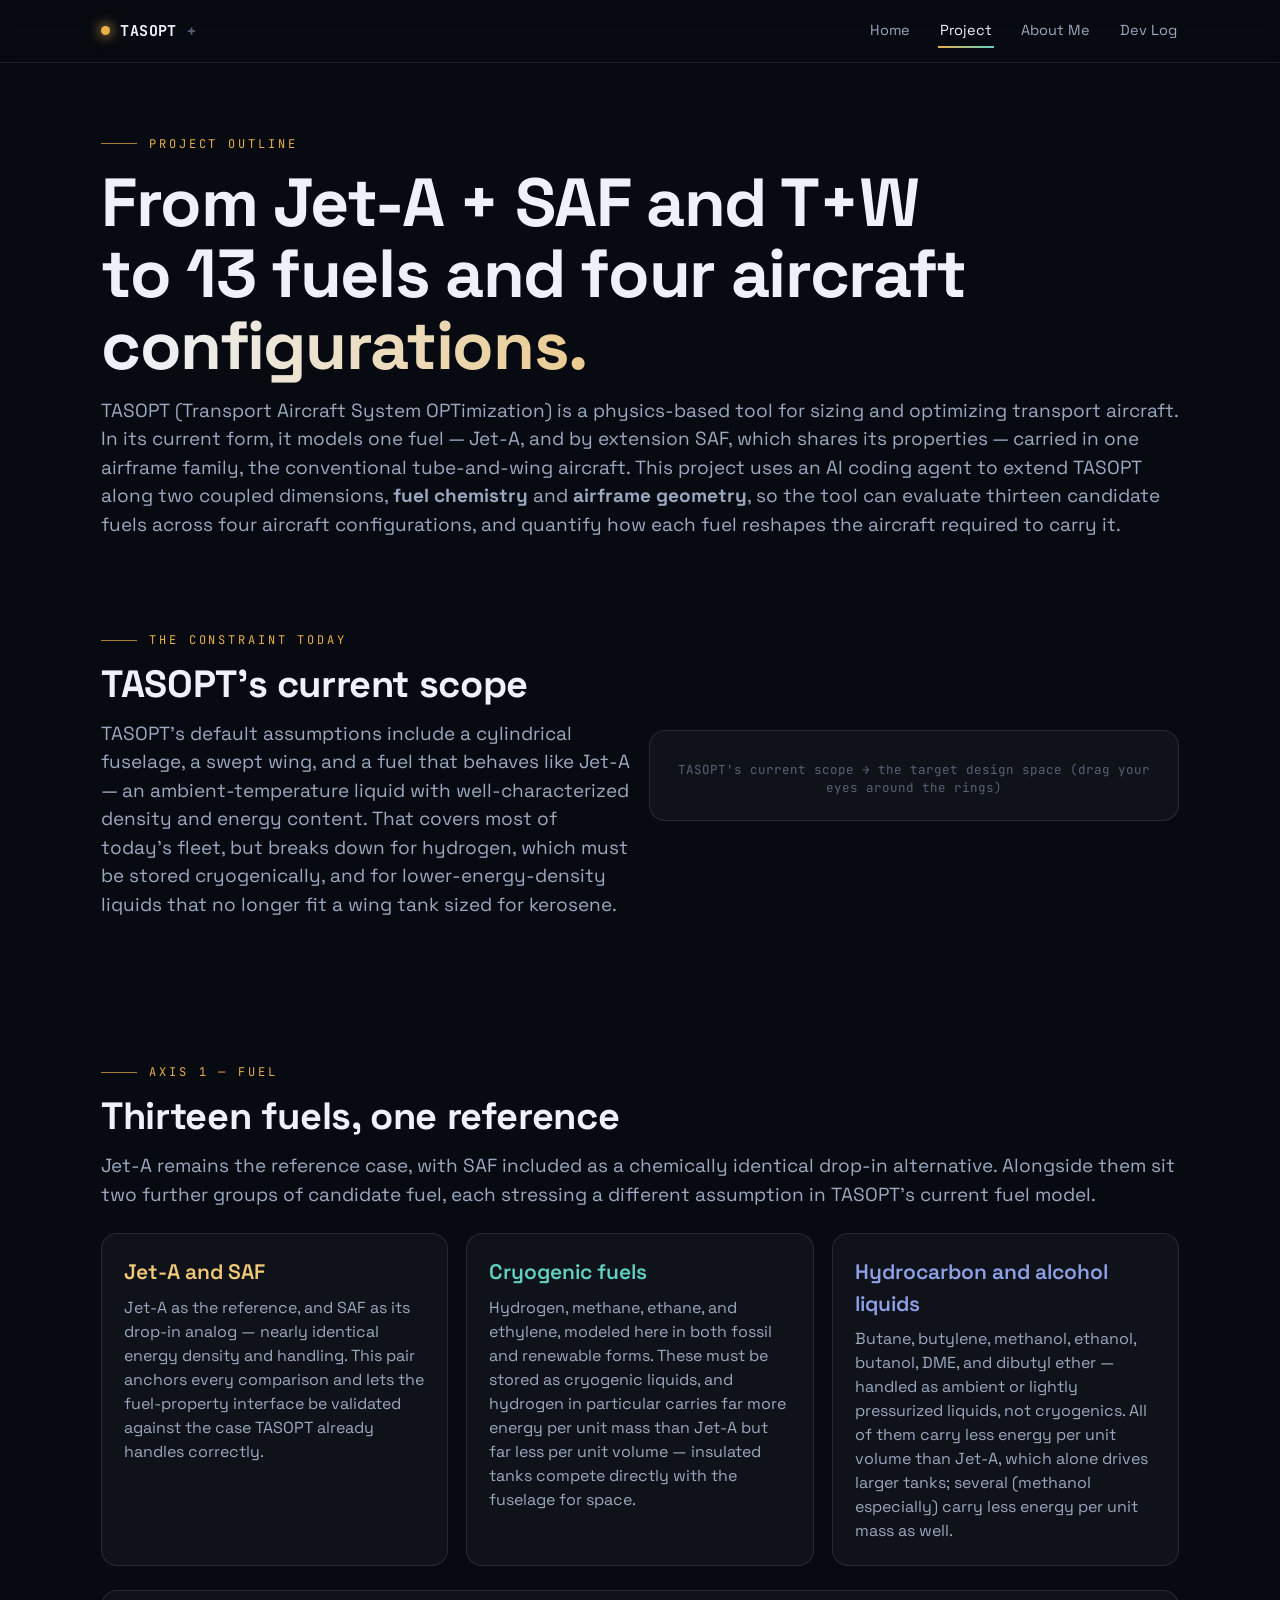
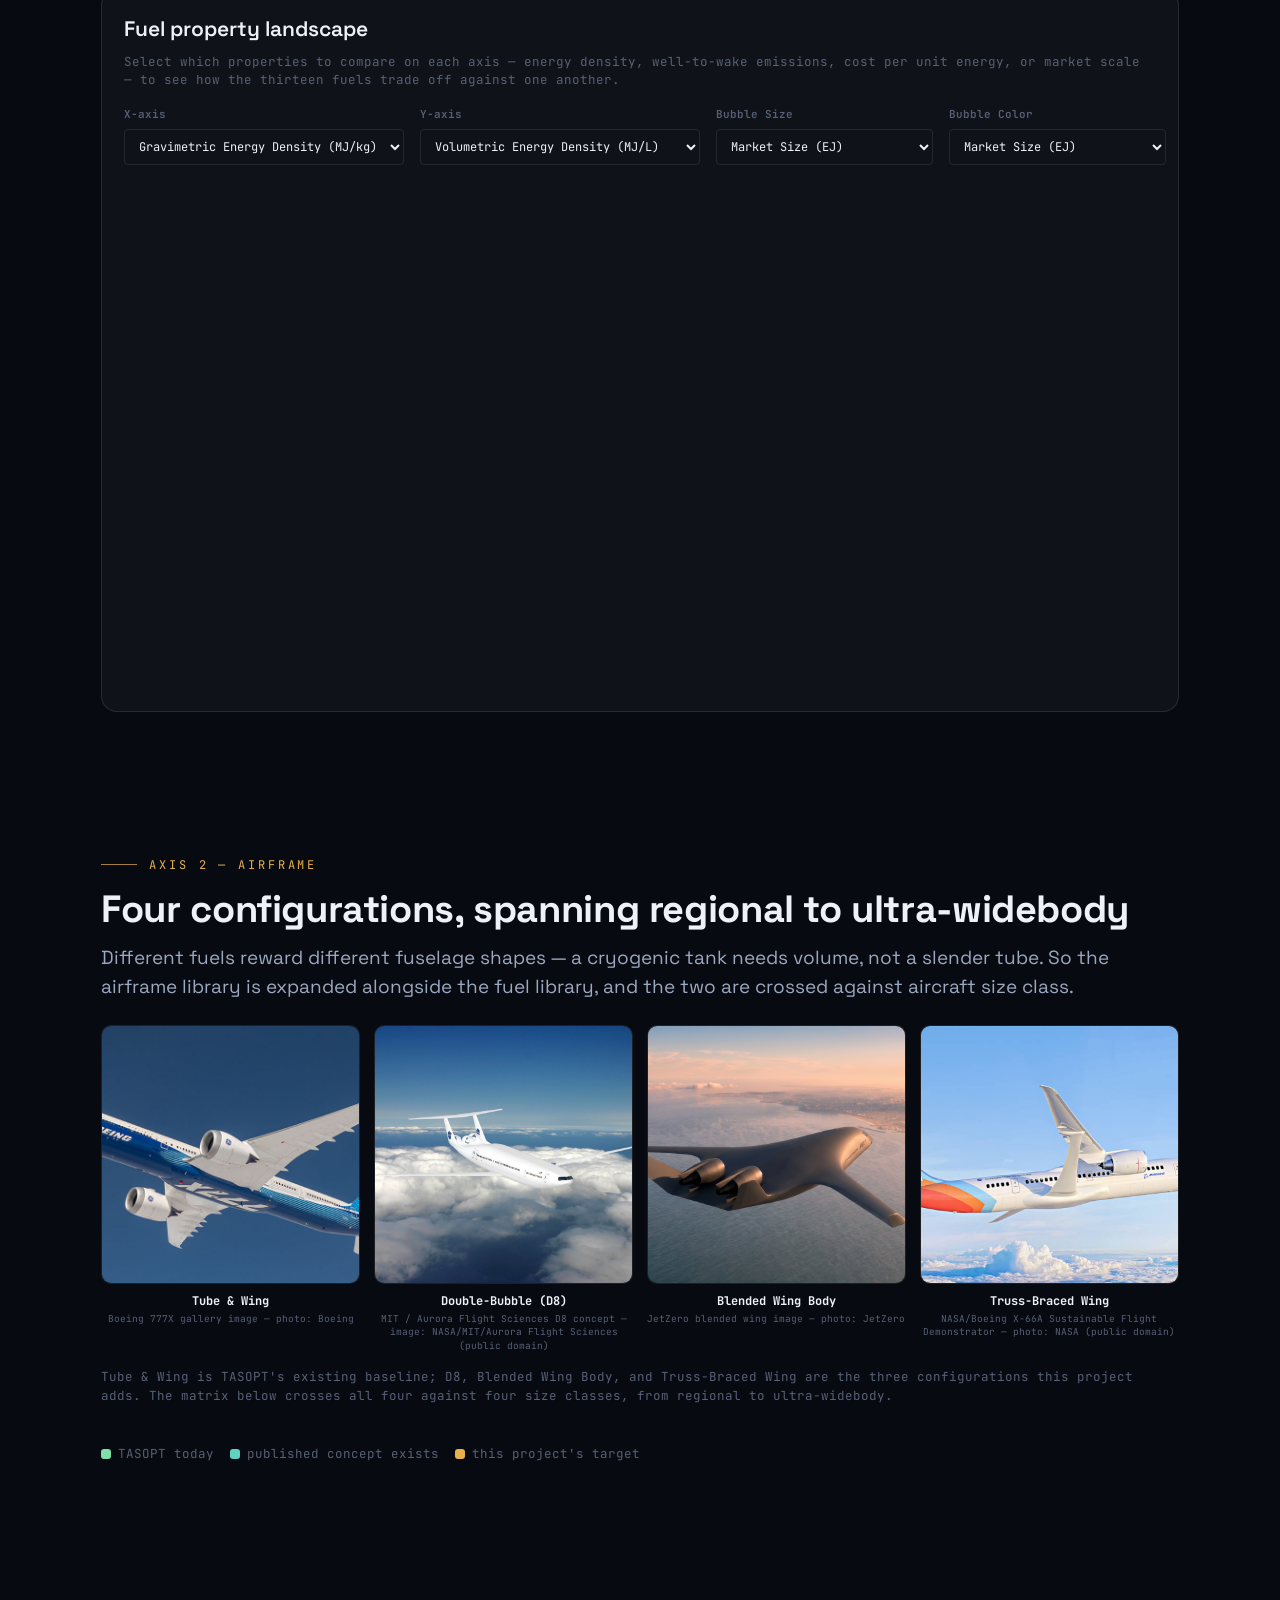
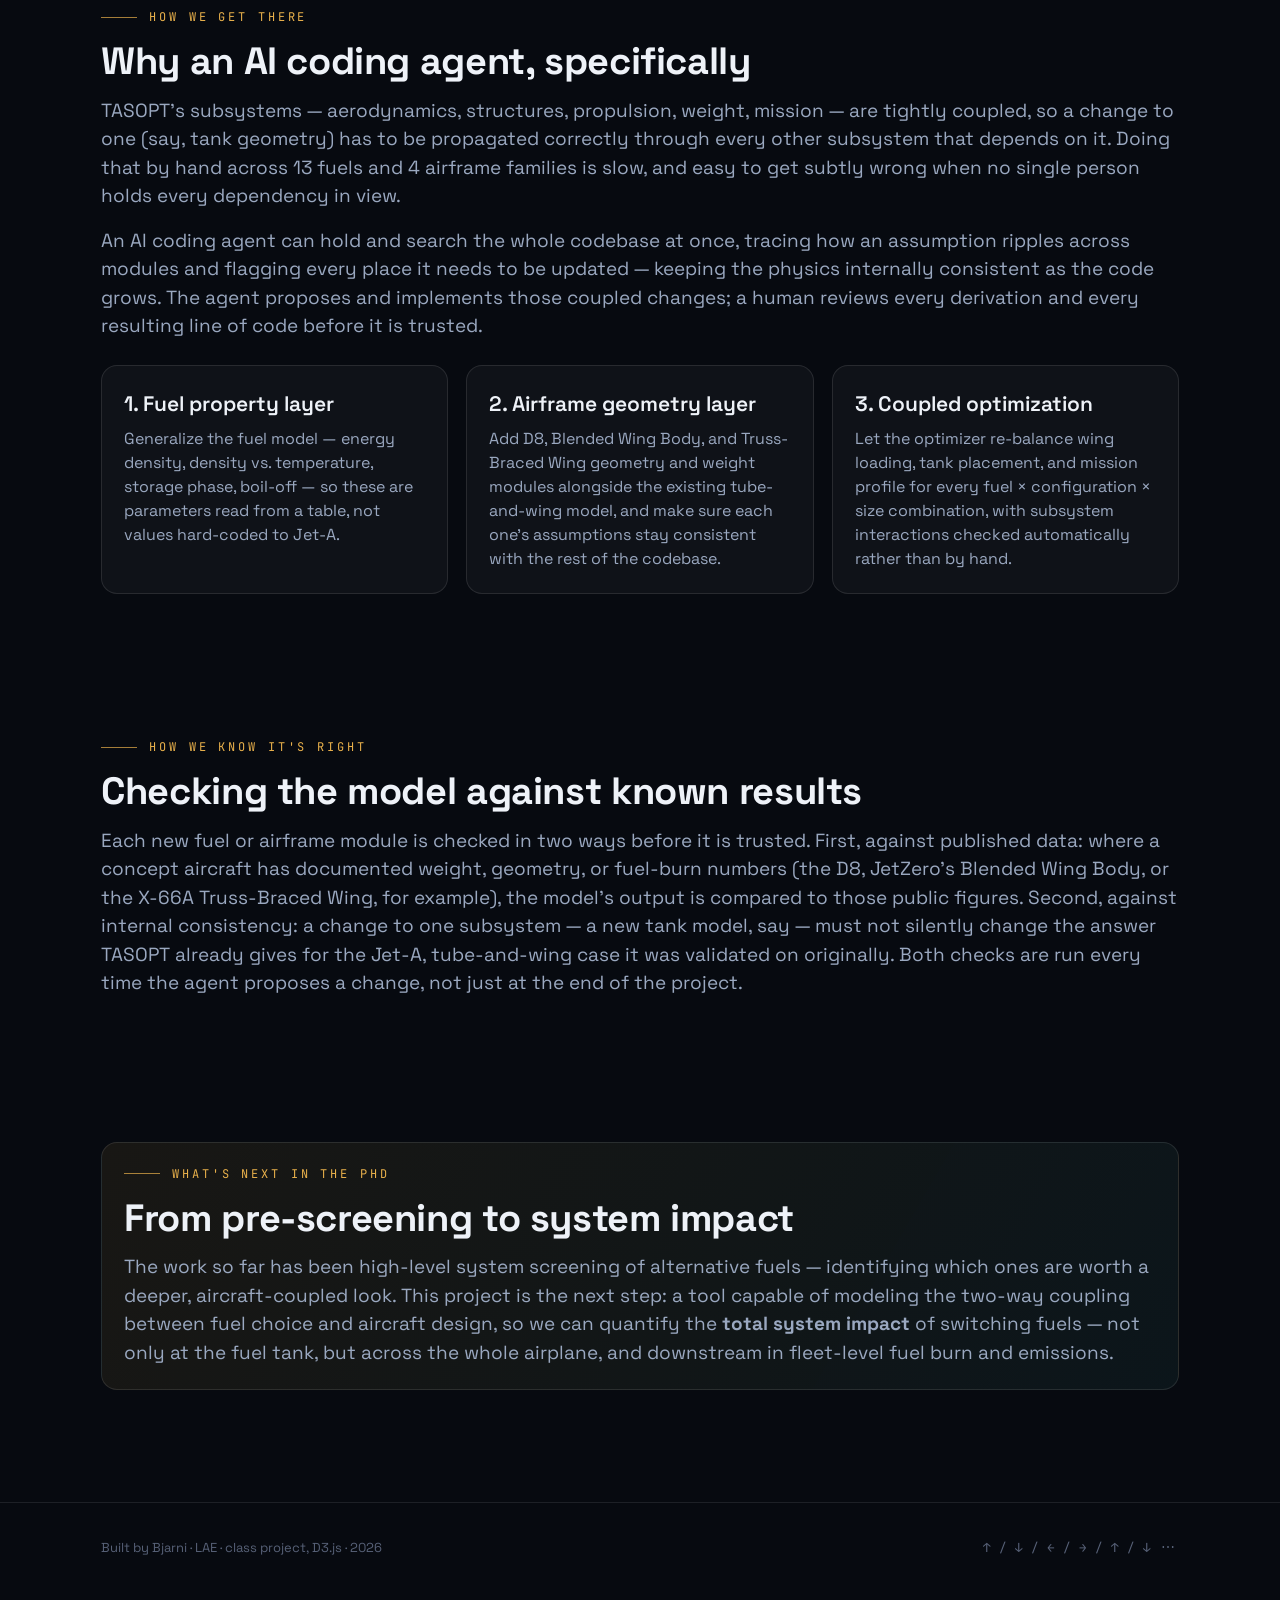
<file: project.html>
<!DOCTYPE html>
<html lang="en">
<head>
<meta charset="UTF-8" />
<meta name="viewport" content="width=device-width, initial-scale=1.0" />
<title>Project Outline — TASOPT+</title>
<link rel="stylesheet" href="css/style.css" />
</head>
<body>

<div class="bg"></div>
<div class="grain"></div>
<div class="vignette"></div>

<main>

  <section style="padding-bottom:20px;">
    <div class="wrap">
      <div class="eyebrow">project outline</div>
      <h1>From Jet-A + SAF and T+W<br/>to <span class="grad-text">13 fuels and four aircraft configurations.</span></h1>
      <p class="lead mt-16" style="max-width:none;">
        TASOPT (Transport Aircraft System OPTimization) is a physics-based tool for sizing and optimizing
        transport aircraft. In its current form, it models one fuel — Jet-A, and by extension SAF, which
        shares its properties — carried in one airframe family, the conventional tube-and-wing aircraft.
        This project uses an AI coding agent to extend TASOPT along two coupled dimensions, <b>fuel
        chemistry</b> and <b>airframe geometry</b>, so the tool can evaluate thirteen candidate fuels
        across four aircraft configurations, and quantify how each fuel reshapes the aircraft required to
        carry it.
      </p>
    </div>
  </section>

  <!-- ============ THE PROBLEM ============ -->
  <section>
    <div class="wrap">
      <div class="grid cols-2" style="align-items:center;">
        <div class="reveal">
          <div class="eyebrow">the constraint today</div>
          <h2>TASOPT's current scope</h2>
          <p class="lead">
            TASOPT's default assumptions include a cylindrical fuselage, a swept wing, and a fuel that
            behaves like Jet-A — an ambient-temperature liquid with well-characterized density and energy
            content. That covers most of today's fleet, but breaks down for hydrogen, which must be stored
            cryogenically, and for lower-energy-density liquids that no longer fit a wing tank sized for
            kerosene.
          </p>
        </div>
        <div class="card reveal">
          <div id="expansion-rings" style="width:100%; max-width:520px; margin:0 auto;"></div>
          <p class="small center mt-8">TASOPT's current scope → the target design space (drag your eyes around the rings)</p>
        </div>
      </div>
    </div>
  </section>

  <!-- ============ FUEL AXIS ============ -->
  <section>
    <div class="wrap">
      <div class="reveal">
        <div class="eyebrow">axis 1 — fuel</div>
        <h2>Thirteen fuels, one reference</h2>
        <p class="lead" style="max-width:none;">
          Jet-A remains the reference case, with SAF included as a chemically identical drop-in
          alternative. Alongside them sit two further groups of candidate fuel, each stressing a
          different assumption in TASOPT's current fuel model.
        </p>
      </div>

      <div class="grid cols-3 mt-24 reveal">
        <div class="card">
          <h3 style="color:var(--saf)">Jet-A and SAF</h3>
          <p>Jet-A as the reference, and SAF as its drop-in analog — nearly identical energy density and
          handling. This pair anchors every comparison and lets the fuel-property interface be validated
          against the case TASOPT already handles correctly.</p>
        </div>
        <div class="card">
          <h3 style="color:var(--cryo)">Cryogenic fuels</h3>
          <p>Hydrogen, methane, ethane, and ethylene, modeled here in both fossil and renewable forms.
          These must be stored as cryogenic liquids, and hydrogen in particular carries far more energy
          per unit mass than Jet-A but far less per unit volume — insulated tanks compete directly with
          the fuselage for space.</p>
        </div>
        <div class="card">
          <h3 style="color:var(--nondrop)">Hydrocarbon and alcohol liquids</h3>
          <p>Butane, butylene, methanol, ethanol, butanol, DME, and dibutyl ether — handled as ambient or
          lightly pressurized liquids, not cryogenics. All of them carry less energy per unit volume than
          Jet-A, which alone drives larger tanks; several (methanol especially) carry less energy per unit
          mass as well.</p>
        </div>
      </div>

      <div class="card mt-24 reveal">
        <h3>Fuel property landscape</h3>
        <p class="small" style="max-width:none;">Select which properties to compare on each axis — energy density, well-to-wake
        emissions, cost per unit energy, or market scale — to see how the thirteen fuels trade off against
        one another.</p>
        <div id="dynamic-fuel-scatter" class="mt-16"></div>
      </div>
    </div>
  </section>

  <!-- ============ AIRFRAME AXIS ============ -->
  <section>
    <div class="wrap">
      <div class="reveal">
        <div class="eyebrow">axis 2 — airframe</div>
        <h2>Four configurations, spanning regional to ultra-widebody</h2>
        <p class="lead" style="max-width:none;">
          Different fuels reward different fuselage shapes — a cryogenic tank needs volume, not a slender
          tube. So the airframe library is expanded alongside the fuel library, and the two are crossed
          against aircraft size class.
        </p>
      </div>

      <div class="config-thumb-grid mt-24 reveal">
        <div class="config-thumb">
          <div class="config-thumb-photo"><img src="assets/aircraft/tube-wing.jpg" alt="Tube &amp; Wing" loading="lazy" /></div>
          <div class="config-thumb-label">Tube &amp; Wing</div>
          <div class="config-thumb-credit">Boeing 777X gallery image — photo: Boeing</div>
        </div>
        <div class="config-thumb">
          <div class="config-thumb-photo"><img src="assets/aircraft/d8.jpg" alt="Double-Bubble (D8)" loading="lazy" /></div>
          <div class="config-thumb-label">Double-Bubble (D8)</div>
          <div class="config-thumb-credit">MIT / Aurora Flight Sciences D8 concept — image: NASA/MIT/Aurora Flight Sciences (public domain)</div>
        </div>
        <div class="config-thumb">
          <div class="config-thumb-photo"><img src="assets/aircraft/bwb.jpg" alt="Blended Wing Body" loading="lazy" /></div>
          <div class="config-thumb-label">Blended Wing Body</div>
          <div class="config-thumb-credit">JetZero blended wing image — photo: JetZero</div>
        </div>
        <div class="config-thumb">
          <div class="config-thumb-photo"><img src="assets/aircraft/tbw.jpg" alt="Truss-Braced Wing" loading="lazy" /></div>
          <div class="config-thumb-label">Truss-Braced Wing</div>
          <div class="config-thumb-credit">NASA/Boeing X-66A Sustainable Flight Demonstrator — photo: NASA (public domain)</div>
        </div>
      </div>

      <p class="small mt-16 reveal" style="max-width:none;">Tube &amp; Wing is TASOPT's existing baseline; D8, Blended Wing Body, and
      Truss-Braced Wing are the three configurations this project adds. The matrix below crosses all four
      against four size classes, from regional to ultra-widebody.</p>

      <div class="mt-24 reveal" style="overflow-x:auto;">
        <div id="config-matrix" style="min-width:820px;"></div>
      </div>

      <div class="flex gap-16 mt-16 reveal" style="flex-wrap:wrap;">
        <span class="small"><span class="legend-dot" style="background:var(--good)"></span>TASOPT today</span>
        <span class="small"><span class="legend-dot" style="background:var(--cryo)"></span>published concept exists</span>
        <span class="small"><span class="legend-dot" style="background:var(--jetA)"></span>this project's target</span>
      </div>
    </div>
  </section>

  <!-- ============ APPROACH ============ -->
  <section>
    <div class="wrap">
      <div class="reveal">
        <div class="eyebrow">how we get there</div>
        <h2>Why an AI coding agent, specifically</h2>
        <p class="lead" style="max-width:none;">
          TASOPT's subsystems — aerodynamics, structures, propulsion, weight, mission — are tightly
          coupled, so a change to one (say, tank geometry) has to be propagated correctly through every
          other subsystem that depends on it. Doing that by hand across 13 fuels and 4 airframe families
          is slow, and easy to get subtly wrong when no single person holds every dependency in view.
        </p>
        <p class="lead mt-16" style="max-width:none;">
          An AI coding agent can hold and search the whole codebase at once, tracing how an assumption
          ripples across modules and flagging every place it needs to be updated — keeping the physics
          internally consistent as the code grows. The agent proposes and implements those coupled
          changes; a human reviews every derivation and every resulting line of code before it is trusted.
        </p>
      </div>
      <div class="grid cols-3 mt-24 reveal">
        <div class="card">
          <h3>1. Fuel property layer</h3>
          <p>Generalize the fuel model — energy density, density vs. temperature, storage phase, boil-off —
          so these are parameters read from a table, not values hard-coded to Jet-A.</p>
        </div>
        <div class="card">
          <h3>2. Airframe geometry layer</h3>
          <p>Add D8, Blended Wing Body, and Truss-Braced Wing geometry and weight modules alongside the
          existing tube-and-wing model, and make sure each one's assumptions stay consistent with the rest
          of the codebase.</p>
        </div>
        <div class="card">
          <h3>3. Coupled optimization</h3>
          <p>Let the optimizer re-balance wing loading, tank placement, and mission profile for every fuel ×
          configuration × size combination, with subsystem interactions checked automatically rather than
          by hand.</p>
        </div>
      </div>
    </div>
  </section>

  <!-- ============ VALIDATION ============ -->
  <section>
    <div class="wrap">
      <div class="reveal">
        <div class="eyebrow">how we know it's right</div>
        <h2>Checking the model against known results</h2>
        <p class="lead" style="max-width:none;">
          Each new fuel or airframe module is checked in two ways before it is trusted. First, against
          published data: where a concept aircraft has documented weight, geometry, or fuel-burn numbers
          (the D8, JetZero's Blended Wing Body, or the X-66A Truss-Braced Wing, for example), the model's
          output is compared to those public figures. Second, against internal consistency: a change to one
          subsystem — a new tank model, say — must not silently change the answer TASOPT already gives for
          the Jet-A, tube-and-wing case it was validated on originally. Both checks are run every time the
          agent proposes a change, not just at the end of the project.
        </p>
      </div>
    </div>
  </section>

  <!-- ============ NEXT STEPS ============ -->
  <section>
    <div class="wrap">
      <div class="card reveal" style="background:linear-gradient(120deg, rgba(232,176,75,.08), rgba(95,210,194,.06));">
        <div class="eyebrow">what's next in the PhD</div>
        <h2>From pre-screening to system impact</h2>
        <p class="lead" style="max-width:none;">
          The work so far has been high-level system screening of alternative fuels — identifying which
          ones are worth a deeper, aircraft-coupled look. This project is the next step: a tool capable of
          modeling the two-way coupling between fuel choice and aircraft design, so we can quantify the
          <b>total system impact</b> of switching fuels — not only at the fuel tank, but across the whole
          airplane, and downstream in fleet-level fuel burn and emissions.
        </p>
      </div>
    </div>
  </section>

</main>

<script src="https://d3js.org/d3.v7.min.js"></script>
<script src="data/fuels.js"></script>
<script src="data/aircraft.js"></script>
<script src="js/nav.js"></script>
<script src="js/home.js"></script>
<script src="js/project.js"></script>
<script>
  // Initialize dynamic fuel scatter instead of the static one
  document.addEventListener("DOMContentLoaded", () => {
    if (typeof initDynamicFuelScatter === "function") initDynamicFuelScatter("dynamic-fuel-scatter");
  });
</script>
</body>
</html>
</file>
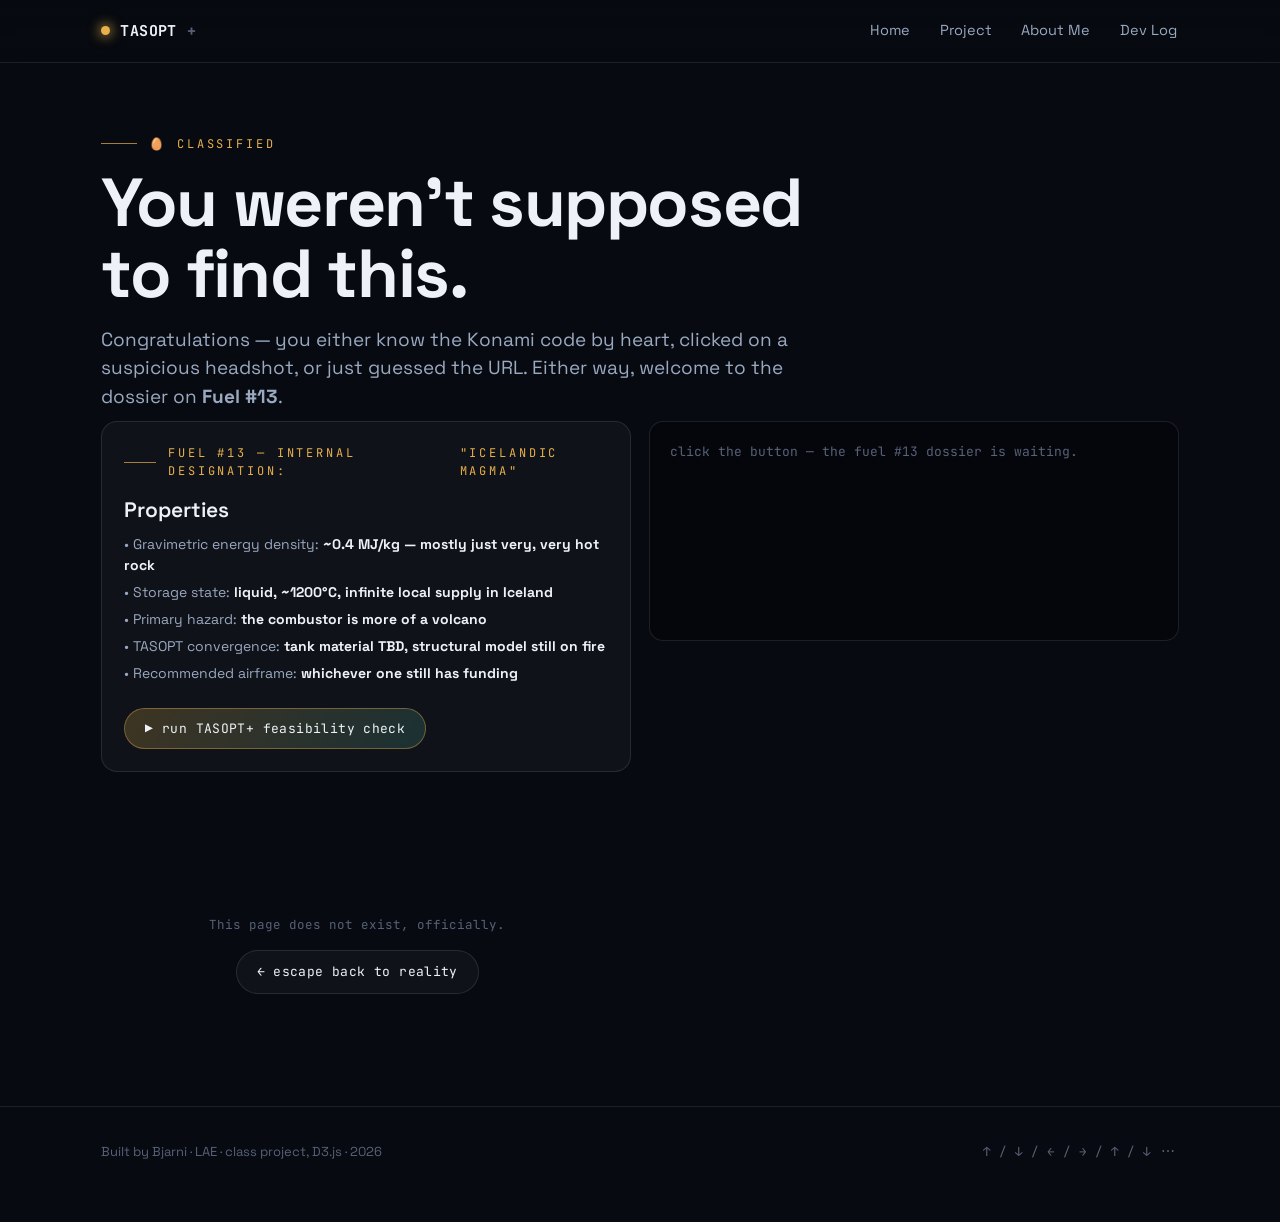
<file: secret.html>
<!DOCTYPE html>
<html lang="en">
<head>
<meta charset="UTF-8" />
<meta name="viewport" content="width=device-width, initial-scale=1.0" />
<title>Classified Fuel Dossier — TASOPT+</title>
<link rel="stylesheet" href="css/style.css" />
<style>
  #bubble-field{ position:absolute; inset:0; z-index:0; }
  .terminal{
    position:relative; z-index:1;
    background: rgba(5,7,12,.85); border:1px solid var(--card-bd); border-radius:14px;
    padding:20px; font-family:var(--mono); font-size:13px; color:var(--good);
    white-space:pre-wrap; min-height:220px; line-height:1.6;
  }
  .terminal:not(.show)::before{ content:"click the button — the fuel #13 dossier is waiting."; color:var(--faint); }
</style>
</head>
<body>

<div class="bg"></div>
<div class="grain"></div>
<div class="vignette"></div>

<main>
  <section style="padding-bottom:0;">
    <div class="wrap">
      <div class="eyebrow">🥚 classified</div>
      <h1>You weren't supposed<br/>to find this.</h1>
      <p class="lead mt-16">
        Congratulations — you either know the Konami code by heart, clicked on a suspicious headshot,
        or just guessed the URL. Either way, welcome to the dossier on <b>Fuel #13</b>.
      </p>
    </div>
  </section>

  <section style="position:relative; padding-top:10px;">
    <div id="bubble-field" style="height:420px;"></div>
    <div class="wrap" style="position:relative;">
      <div class="grid cols-2" style="align-items:start;">
        <div class="card">
          <div class="eyebrow">FUEL #13 — internal designation: <span style="color:var(--jetA)">"ICELANDIC MAGMA"</span></div>
          <h3>Properties</h3>
          <ul style="color:var(--muted); font-size:14px; display:flex; flex-direction:column; gap:6px; margin-top:6px;">
            <li>• Gravimetric energy density: <b style="color:var(--ink)">~0.4 MJ/kg — mostly just very, very hot rock</b></li>
            <li>• Storage state: <b style="color:var(--ink)">liquid, ~1200°C, infinite local supply in Iceland</b></li>
            <li>• Primary hazard: <b style="color:var(--ink)">the combustor is more of a volcano</b></li>
            <li>• TASOPT convergence: <b style="color:var(--ink)">tank material TBD, structural model still on fire</b></li>
            <li>• Recommended airframe: <b style="color:var(--ink)">whichever one still has funding</b></li>
          </ul>
          <div class="mt-24">
            <button id="run-check" class="btn primary">▶ run TASOPT+ feasibility check</button>
          </div>
        </div>
        <div class="terminal" id="terminal-out"></div>
      </div>
    </div>
  </section>

  <section>
    <div class="wrap center">
      <p class="small">This page does not exist, officially. <a href="index.html" class="btn mt-16" style="display:inline-flex;">← escape back to reality</a></p>
    </div>
  </section>
</main>

<script src="https://d3js.org/d3.v7.min.js"></script>
<script src="js/nav.js"></script>
<script src="js/secret.js"></script>
</body>
</html>
</file>
<file: css/style.css>
/* ========================================================================
   TASOPT+ / Fuels-for-Flight — shared stylesheet
   Bjarni's PhD project site — LAE
   ======================================================================== */

@import url('https://fonts.googleapis.com/css2?family=Space+Grotesk:wght@400;500;600;700&family=JetBrains+Mono:wght@400;500;700&display=swap');

:root{
  --bg-0:#070a10;
  --bg-1:#0c1119;
  --ink:#eef2f8;
  --muted:#9aa8c0;
  --faint:#576177;
  --line: rgba(255,255,255,.09);
  --card: rgba(255,255,255,.035);
  --card-bd: rgba(255,255,255,.10);

  --jetA:#e8b04b;     /* amber — Jet-A reference */
  --saf:#f2c879;      /* pale amber — drop-in SAF family */
  --cryo:#5fd2c2;      /* teal — cryogenic fuels */
  --nondrop:#8ea0e8;   /* indigo — non-drop-in liquids */
  --rose:#d98aa8;
  --danger:#e0607a;
  --good:#7fe0a8;

  --display:"Space Grotesk", ui-sans-serif, system-ui, sans-serif;
  --mono:"JetBrains Mono", ui-monospace, SFMono-Regular, Menlo, monospace;

  --pad: clamp(20px, 4vw, 64px);
  --maxw: 1180px;
}

*{ box-sizing:border-box; margin:0; padding:0; }
html{ scroll-behavior:smooth; }
html,body{ background:var(--bg-0); color:var(--ink); }
body{
  font-family:var(--display);
  -webkit-font-smoothing:antialiased;
  text-rendering:optimizeLegibility;
  min-height:100vh;
  overflow-x:hidden;
  line-height:1.5;
}
a{ color:inherit; text-decoration:none; }
img,svg{ display:block; max-width:100%; }
ul{ list-style:none; }

/* ---------- animated backdrop (fixed, parallax via mouse) ---------- */
.bg{
  position:fixed; inset:-15%; z-index:-3;
  background:
    radial-gradient(38% 46% at 18% 20%, rgba(232,176,75,.16), transparent 70%),
    radial-gradient(46% 50% at 82% 78%, rgba(95,210,194,.14), transparent 72%),
    radial-gradient(34% 40% at 60% 8%, rgba(142,160,232,.12), transparent 70%),
    radial-gradient(55% 55% at 50% 108%, rgba(20,26,44,.9), transparent 70%),
    var(--bg-0);
  animation: drift 34s ease-in-out infinite;
  will-change: transform;
}
@keyframes drift{
  0%   { transform:translate3d(-3%,-2%,0) scale(1.08); }
  25%  { transform:translate3d( 3%,-2%,0) scale(1.12); }
  50%  { transform:translate3d( 3%, 3%,0) scale(1.09); }
  75%  { transform:translate3d(-2%, 3%,0) scale(1.12); }
  100% { transform:translate3d(-3%,-2%,0) scale(1.08); }
}
.grain{
  position:fixed; inset:0; z-index:-2; pointer-events:none; opacity:.045;
  background-image:url("data:image/svg+xml,%3Csvg xmlns='http://www.w3.org/2000/svg' width='140' height='140'%3E%3Cfilter id='n'%3E%3CfeTurbulence type='fractalNoise' baseFrequency='0.9' numOctaves='2' stitchTiles='stitch'/%3E%3C/filter%3E%3Crect width='100%25' height='100%25' filter='url(%23n)'/%3E%3C/svg%3E");
}
.vignette{
  position:fixed; inset:0; z-index:-1; pointer-events:none;
  background: radial-gradient(120% 120% at 50% 40%, transparent 60%, rgba(0,0,0,.5) 100%);
}

/* ---------- layout shell ---------- */
.wrap{ max-width:var(--maxw); margin:0 auto; padding: 0 var(--pad); }

/* ---------- nav ---------- */
.site-nav{
  position:sticky; top:0; z-index:50;
  backdrop-filter: blur(10px);
  background: linear-gradient(to bottom, rgba(7,10,16,.82), rgba(7,10,16,.55));
  border-bottom:1px solid var(--line);
}
.site-nav .wrap{
  display:flex; align-items:center; justify-content:space-between;
  padding-top:14px; padding-bottom:14px; gap:20px;
}
.brand-mark{
  display:flex; align-items:center; gap:10px;
  font-family:var(--mono); font-weight:700; letter-spacing:.03em;
  font-size:15px; color:var(--ink);
}
.brand-mark .dot{
  width:9px; height:9px; border-radius:50%;
  background: var(--jetA);
  box-shadow: 0 0 12px 2px rgba(232,176,75,.7);
  animation: pulse 2.4s ease-in-out infinite;
}
@keyframes pulse{ 0%,100%{opacity:.55;transform:scale(.85);} 50%{opacity:1;transform:scale(1.15);} }
.nav-links{ display:flex; gap:clamp(14px,2vw,30px); font-size:14.5px; }
.nav-links a{
  position:relative; color:var(--muted); padding:6px 2px; transition:color .2s;
}
.nav-links a:hover, .nav-links a.active{ color:var(--ink); }
.nav-links a::after{
  content:""; position:absolute; left:0; right:100%; bottom:0; height:2px;
  background: linear-gradient(90deg, var(--jetA), var(--cryo));
  transition: right .25s ease;
}
.nav-links a:hover::after, .nav-links a.active::after{ right:0; }

/* ---------- generic sections ---------- */
main{ position:relative; }
section{ padding: clamp(48px,8vh,110px) 0; position:relative; }
.eyebrow{
  font-family:var(--mono); font-size:12px; letter-spacing:.24em; text-transform:uppercase;
  color:var(--jetA); display:flex; align-items:center; gap:12px; margin-bottom:14px;
}
.eyebrow::before{ content:""; width:36px; height:1px; background:var(--jetA); opacity:.7; }
h1{
  font-weight:700; letter-spacing:-.02em; line-height:1.05;
  font-size:clamp(34px, 6vw, 68px);
}
h2{
  font-weight:700; letter-spacing:-.01em; line-height:1.12;
  font-size:clamp(24px, 3.4vw, 38px); margin-bottom:14px;
}
h3{ font-size:clamp(17px,2vw,21px); font-weight:600; margin-bottom:8px; }
p{ color:var(--muted); max-width:64ch; }
p.lead{ font-size:clamp(15px,1.6vw,19px); color:var(--muted); max-width:60ch; }
.grad-text{
  background: linear-gradient(95deg, var(--ink) 0%, var(--ink) 32%, var(--jetA) 62%, var(--cryo) 92%);
  background-size:200% 100%;
  -webkit-background-clip:text; background-clip:text; color:transparent;
  animation: sheen 8s ease-in-out 1s infinite alternate;
}
@keyframes sheen{ from{background-position:0% 50%;} to{background-position:100% 50%;} }

.pill{
  display:inline-flex; align-items:center; gap:8px;
  font-family:var(--mono); font-size:11.5px; letter-spacing:.05em;
  padding:4px 10px; border-radius:100px;
  border:1px solid var(--card-bd); background:var(--card); color:var(--muted);
}

.card{
  background:var(--card); border:1px solid var(--card-bd); border-radius:16px;
  padding:22px; transition: transform .25s ease, border-color .25s ease, background .25s ease;
}
.card:hover{ transform: translateY(-4px); border-color:rgba(255,255,255,.22); background:rgba(255,255,255,.055); }

.btn{
  display:inline-flex; align-items:center; gap:10px;
  font-family:var(--mono); font-size:13px; letter-spacing:.03em;
  padding:11px 20px; border-radius:100px;
  border:1px solid var(--card-bd); background:var(--card); color:var(--ink);
  cursor:pointer; transition: all .2s ease;
}
.btn:hover{ border-color:var(--jetA); box-shadow:0 0 22px -4px rgba(232,176,75,.55); transform:translateY(-2px); }
.btn.primary{ background:linear-gradient(120deg, rgba(232,176,75,.22), rgba(95,210,194,.16)); border-color:rgba(232,176,75,.4); }

/* ---------- grid helpers ---------- */
.grid{ display:grid; gap:18px; }
.grid.cols-2{ grid-template-columns: repeat(2,1fr); }
.grid.cols-3{ grid-template-columns: repeat(3,1fr); }
.grid.cols-4{ grid-template-columns: repeat(4,1fr); }
@media (max-width: 900px){
  .grid.cols-2, .grid.cols-3, .grid.cols-4{ grid-template-columns:1fr; }
  .nav-links{ font-size:13px; gap:14px; }
}

/* ---------- parallax layers (home hero) ---------- */
.parallax-stage{ position:relative; /* use a widescreen aspect ratio for the hero (16:9 by default) */ aspect-ratio: 16 / 9; width:100%; max-width:100%; height:auto; min-height:360px; overflow:hidden; border-radius:22px; border:1px solid var(--card-bd); background:#05070b; } /* If you prefer an even wider look, change to 21/9 above. */
.parallax-layer{ position:absolute; inset:0; will-change: transform; }

/* ---------- hero photo cross-fade ---------- */
.hero-photo{
  position:absolute; inset:0; opacity:0; transition:opacity 1s ease;
  background-size:cover; background-position:center;
}
.hero-photo.active{ opacity:1; }
.hero-photo::after{
  content:""; position:absolute; inset:0;
  /* User spec:
     - 100% brightness (no darkening) for the top 50%
     - Gradually ramp to 25% overlay darkness between 50% and 75%
     - From 75% to 100% ramp up to 75% overlay darkness at the very bottom
     This preserves bright, vibrant tops while providing strong contrast
     near the bottom for overlaid UI elements. */
  background: linear-gradient(180deg,
    rgba(4,5,9,0) 0%,
    rgba(4,5,9,0) 50%,       /* fully transparent until halfway */
    rgba(4,5,9,0.25) 75%,   /* reach ~25% darkness at 75% */
    rgba(4,5,9,0.75) 100%   /* reach ~75% darkness at bottom */
  );
}

/* Remove overlay just for the homepage hero-stage photos (index.html) */
#hero-stage .hero-photo::after{
  background: none !important;
}

/* ---------- airframe preview card photos ---------- */
.config-card-photo{
  position:relative; width:100%; aspect-ratio:16/10; border-radius:12px; overflow:hidden;
  background:#05070b;
}
.config-card-photo img{
  width:100%; height:100%; object-fit:cover; display:block;
  transition:transform .5s ease;
}
.card:hover .config-card-photo img{ transform:scale(1.06); }
/* credit sits as its own caption line under the photo, not overlaid on top of
   it — avoids clipping/overlap for longer attribution strings. */
.photo-credit{
  font-family:var(--mono); font-size:10px; letter-spacing:.02em;
  color:var(--faint); line-height:1.4;
  margin:7px 0 14px;
}

/* ---------- small square config thumbnails (project.html axis 2) ---------- */
.config-thumb-grid{
  display:grid; grid-template-columns:repeat(4,1fr); gap:14px;
}
@media (max-width:900px){
  .config-thumb-grid{ grid-template-columns:repeat(2,1fr); }
}
.config-thumb{
  text-align:center;
}
.config-thumb-photo{
  position:relative; width:100%; aspect-ratio:1/1; border-radius:10px; overflow:hidden;
  background:#05070b; border:1px solid var(--card-bd);
}
.config-thumb-photo img{
  width:100%; height:100%; object-fit:cover; display:block;
  transition:transform .5s ease;
}
.config-thumb:hover .config-thumb-photo img{ transform:scale(1.08); }
.config-thumb-label{
  font-family:var(--mono); font-size:12px; font-weight:700; color:var(--ink);
  margin-top:8px;
}
.config-thumb-credit{
  font-family:var(--mono); font-size:9.5px; color:var(--faint); line-height:1.4; margin-top:2px;
}

/* ---------- scroll reveal ---------- */
.reveal{ opacity:0; transform: translateY(26px); transition: opacity .7s ease, transform .7s ease; }
.reveal.in{ opacity:1; transform:translateY(0); }

/* ---------- footer ---------- */
footer{
  border-top:1px solid var(--line); padding: 34px 0 60px; margin-top:40px;
  color:var(--faint); font-size:13px;
}
footer .wrap{ display:flex; align-items:center; justify-content:space-between; flex-wrap:wrap; gap:12px; }
/* The ⋯ triple-dot easter-egg trigger in the footer.
   It looks like punctuation but is secretly clickable (3× fast = egg fires). */
.egg-hint{
  display:inline;
  font-family: var(--mono);
  font-size: 14px;
  letter-spacing: .12em;
  color: var(--faint);
  cursor: pointer;
  user-select: none;
  -webkit-user-select: none;
  border-radius: 4px;
  padding: 0 2px;
  transition: color .25s ease, text-shadow .25s ease;
}
.egg-hint:hover{
  color: var(--jetA);
  text-shadow: 0 0 10px rgba(232,176,75,.75);
}
/* brief glow pulse injected by JS on each click for tactile feedback */
@keyframes egg-ping {
  0%   { color: var(--ink); text-shadow: 0 0 14px rgba(232,176,75,1); }
  60%  { color: var(--jetA); text-shadow: 0 0 20px rgba(232,176,75,.9); }
  100% { color: var(--faint); text-shadow: none; }
}
.egg-hint-ping { animation: egg-ping .35s ease forwards; }

/* ---------- tooltip (d3 use) ---------- */
.viz-tooltip{
  position:fixed; z-index:200; pointer-events:none;
  font-family:var(--mono); font-size:12.5px; line-height:1.5;
  background: rgba(10,13,20,.94); border:1px solid var(--card-bd);
  border-radius:10px; padding:10px 13px; color:var(--ink);
  box-shadow: 0 12px 30px -8px rgba(0,0,0,.6);
  max-width:240px; opacity:0; transition: opacity .12s ease;
}
.viz-tooltip.show{ opacity:1; }
.viz-tooltip .tt-title{ font-weight:700; margin-bottom:4px; }
.viz-tooltip .tt-row{ color:var(--muted); display:flex; justify-content:space-between; gap:14px; }

/* ---------- status chips (matrix) ---------- */
.chip-today{ color:var(--good); }
.chip-reference{ color:var(--cryo); }
.chip-target{ color:var(--jetA); }
.legend-dot{ width:10px; height:10px; border-radius:3px; display:inline-block; margin-right:7px; vertical-align:-1px; }

/* ---------- scrollbar ---------- */
::-webkit-scrollbar{ width:10px; }
::-webkit-scrollbar-track{ background:transparent; }
::-webkit-scrollbar-thumb{ background:rgba(255,255,255,.12); border-radius:10px; }
::-webkit-scrollbar-thumb:hover{ background:rgba(255,255,255,.22); }

/* ---------- utility ---------- */
.center{ text-align:center; }
.mt-8{ margin-top:8px;} .mt-16{ margin-top:16px;} .mt-24{margin-top:24px;} .mt-40{margin-top:40px;}
.flex{ display:flex; } .items-center{ align-items:center; } .justify-between{ justify-content:space-between; }
.gap-10{gap:10px;} .gap-16{gap:16px;}
.small{ font-size:12.5px; color:var(--faint); font-family:var(--mono); }

/* ---------- easter egg overlay ---------- */
#egg-overlay{
  position:fixed; inset:0; z-index:500; display:none;
  align-items:center; justify-content:center;
  background: rgba(4,5,9,.88); backdrop-filter: blur(6px);
}
#egg-overlay.show{ display:flex; }
.egg-modal{
  max-width:520px; margin:20px; text-align:center;
  background: linear-gradient(160deg, rgba(232,176,75,.08), rgba(95,210,194,.06));
  border:1px solid rgba(232,176,75,.35); border-radius:20px; padding:40px 32px;
  animation: egg-in .5s cubic-bezier(.2,.9,.2,1.2);
}
@keyframes egg-in{ from{opacity:0; transform:scale(.85) translateY(20px);} to{opacity:1; transform:scale(1) translateY(0);} }
.egg-emoji{ font-size:52px; margin-bottom:10px; display:inline-block; animation: eggspin 3s ease-in-out infinite; }
@keyframes eggspin{ 0%,100%{ transform:rotate(-8deg);} 50%{ transform:rotate(8deg);} }

/* ---------- dev log ---------- */
.log-entry{
  border-left:2px solid var(--card-bd);
  padding-left:20px;
  margin-bottom:34px;
  position:relative;
}
.log-entry::before{
  content:""; position:absolute; left:-5px; top:4px;
  width:8px; height:8px; border-radius:50%;
  background:var(--jetA); box-shadow:0 0 10px 2px rgba(232,176,75,.55);
}
.log-date{
  font-family:var(--mono); font-size:12px; letter-spacing:.06em; text-transform:uppercase;
  color:var(--jetA); margin-bottom:10px;
}
.log-entry p{ margin-bottom:10px; max-width:none; }
.log-entry p:last-child{ margin-bottom:0; }
.badge{
  display:inline-block; font-family:var(--mono); font-size:10.5px; letter-spacing:.04em;
  text-transform:uppercase; padding:2px 8px; border-radius:5px; margin-right:8px;
  vertical-align:1px;
}
.badge.delegated{ background:rgba(142,160,232,.14); color:var(--nondrop); border:1px solid rgba(142,160,232,.35); }
.badge.checked{ background:rgba(95,210,194,.14); color:var(--cryo); border:1px solid rgba(95,210,194,.35); }
.badge.rejected{ background:rgba(232,176,75,.12); color:var(--jetA); border:1px solid rgba(232,176,75,.35); }
.log-empty{
  border:1px dashed var(--card-bd); border-radius:14px; padding:32px; text-align:center;
  color:var(--faint); font-family:var(--mono); font-size:13px;
}
code{
  font-family:var(--mono); font-size:.92em;
  background:rgba(255,255,255,.06); border:1px solid var(--card-bd);
  border-radius:4px; padding:1px 6px; color:var(--ink);
}
</file>
